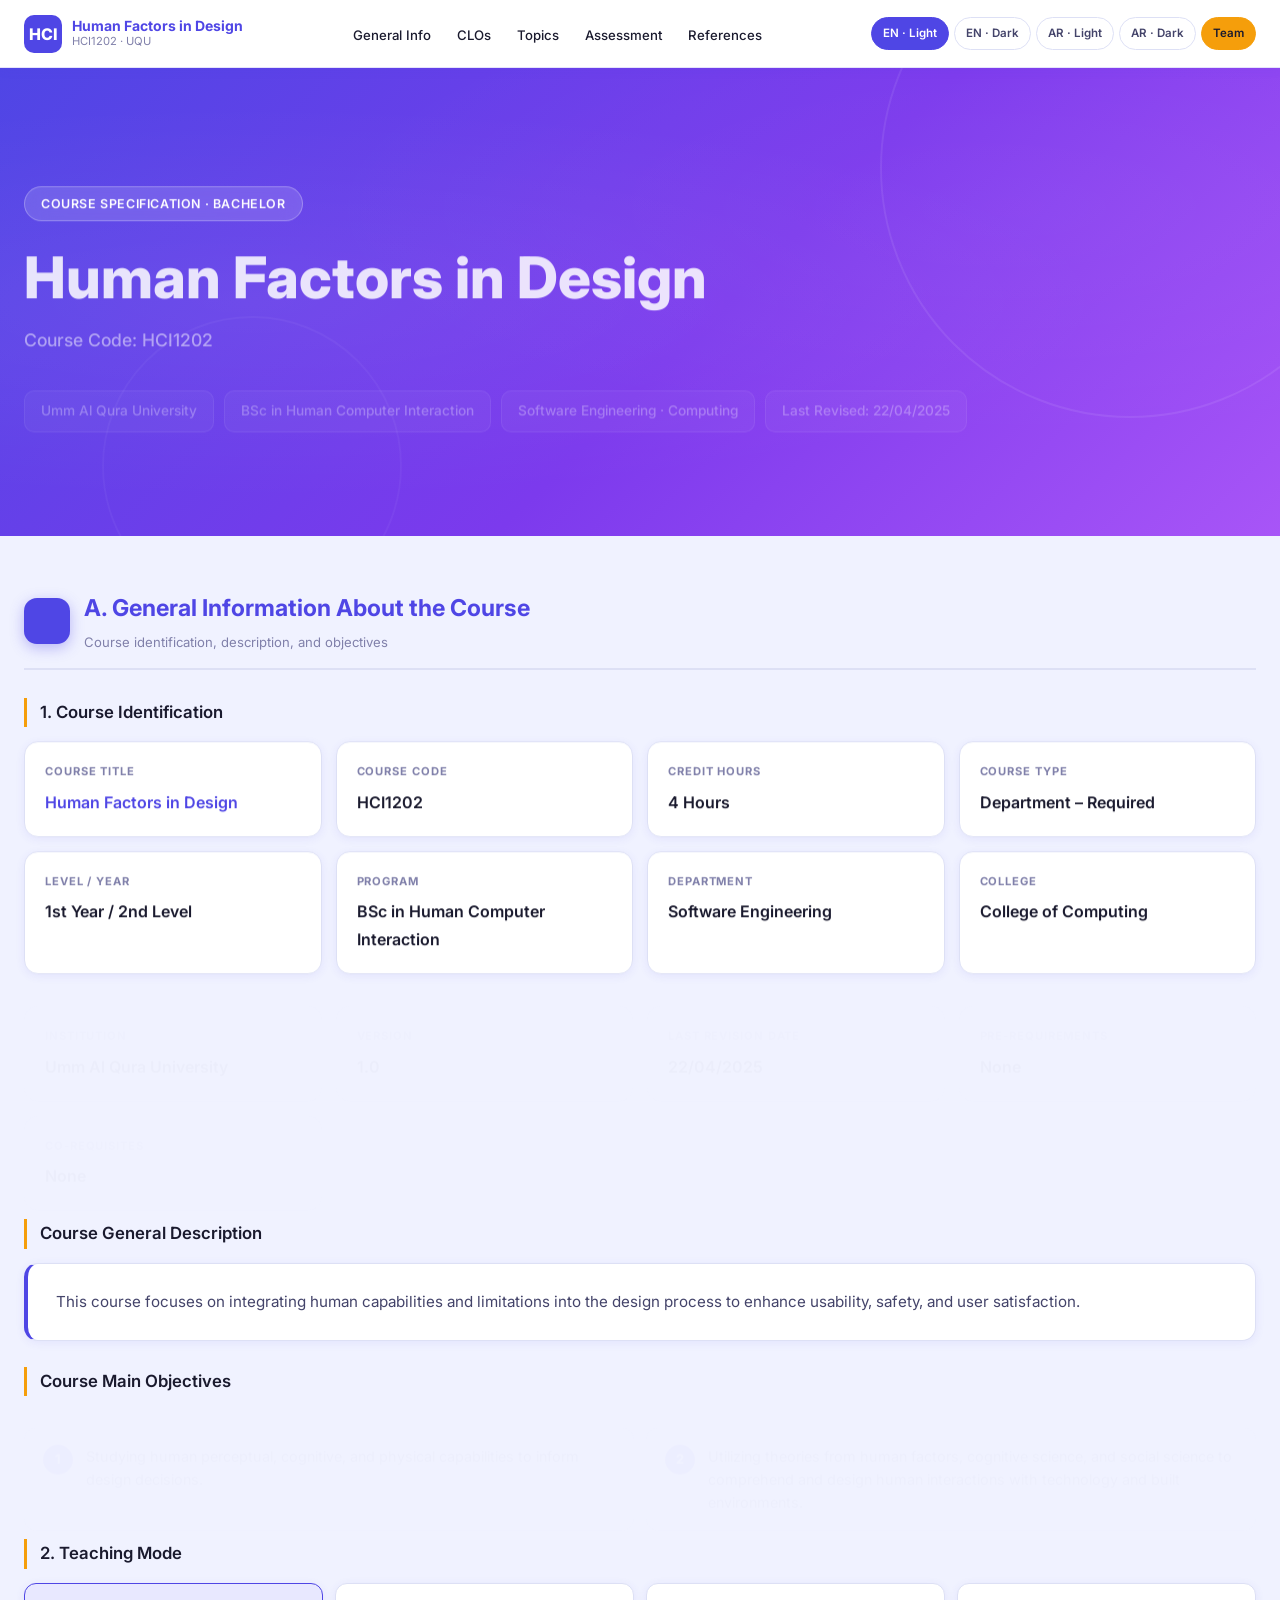
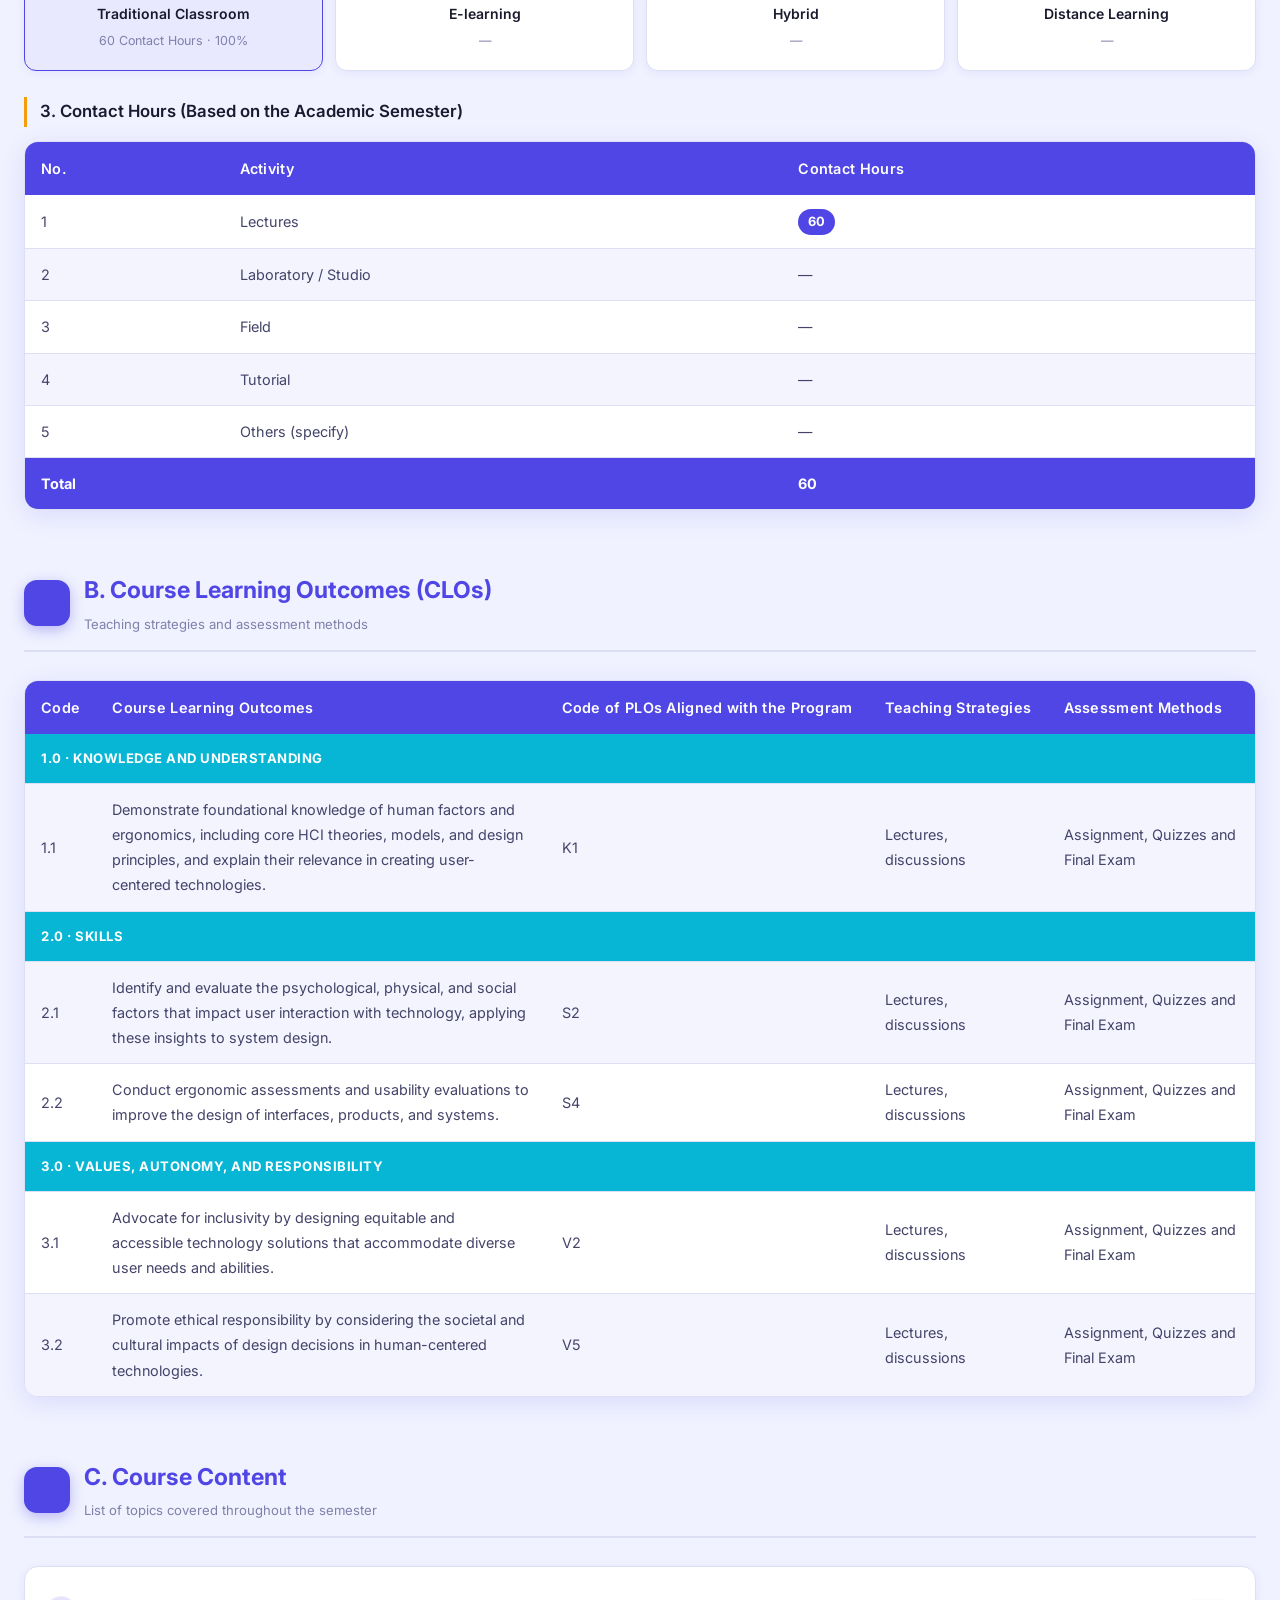
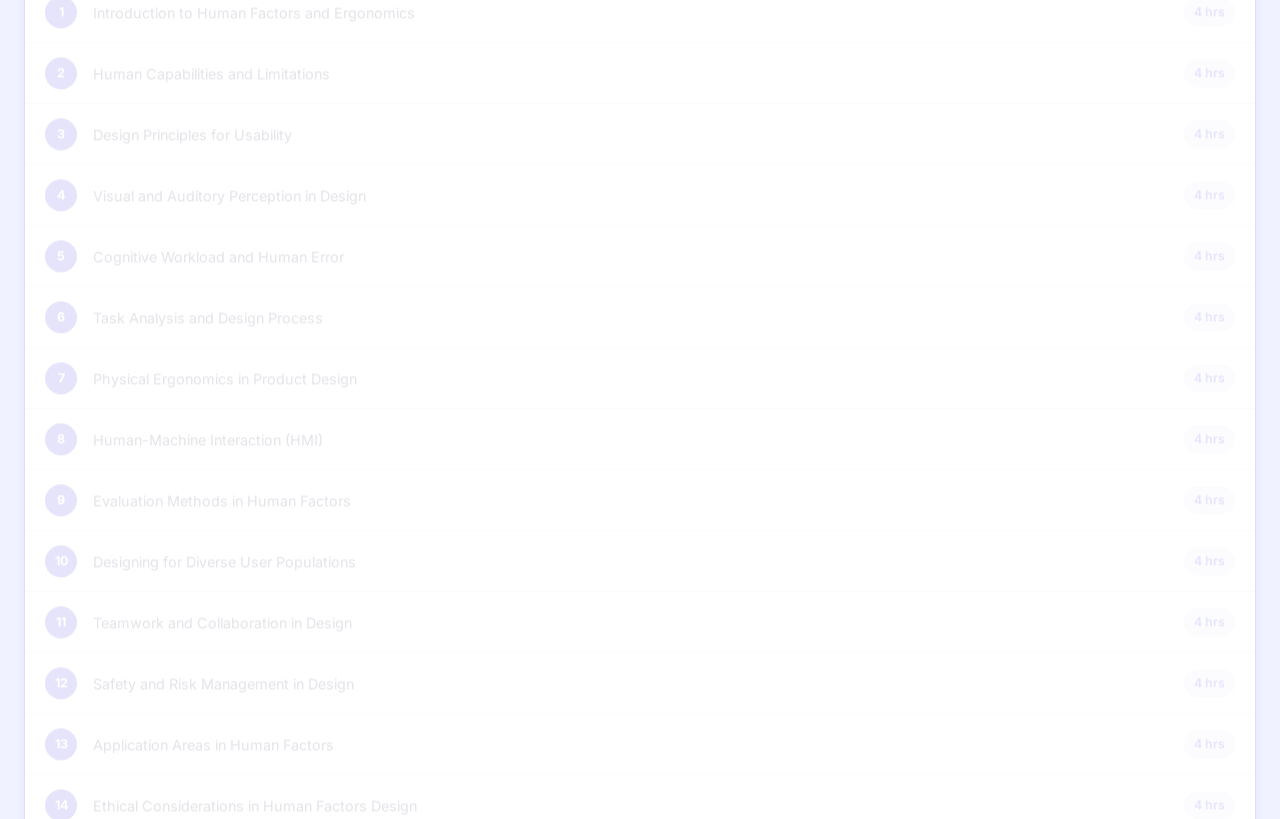
<file: index.html>
<!DOCTYPE html>
<html lang="en">
<head>
    <meta charset="UTF-8">
    <meta http-equiv="refresh" content="0; url=index-en-light.html">
    <title>Redirecting to HCI4303 Advanced Interaction...</title>
</head>
<body>
    <p>If you are not redirected automatically, <a href="index-en-light.html">click here to go to the course website</a>.</p>
</body>
</html>
</file>
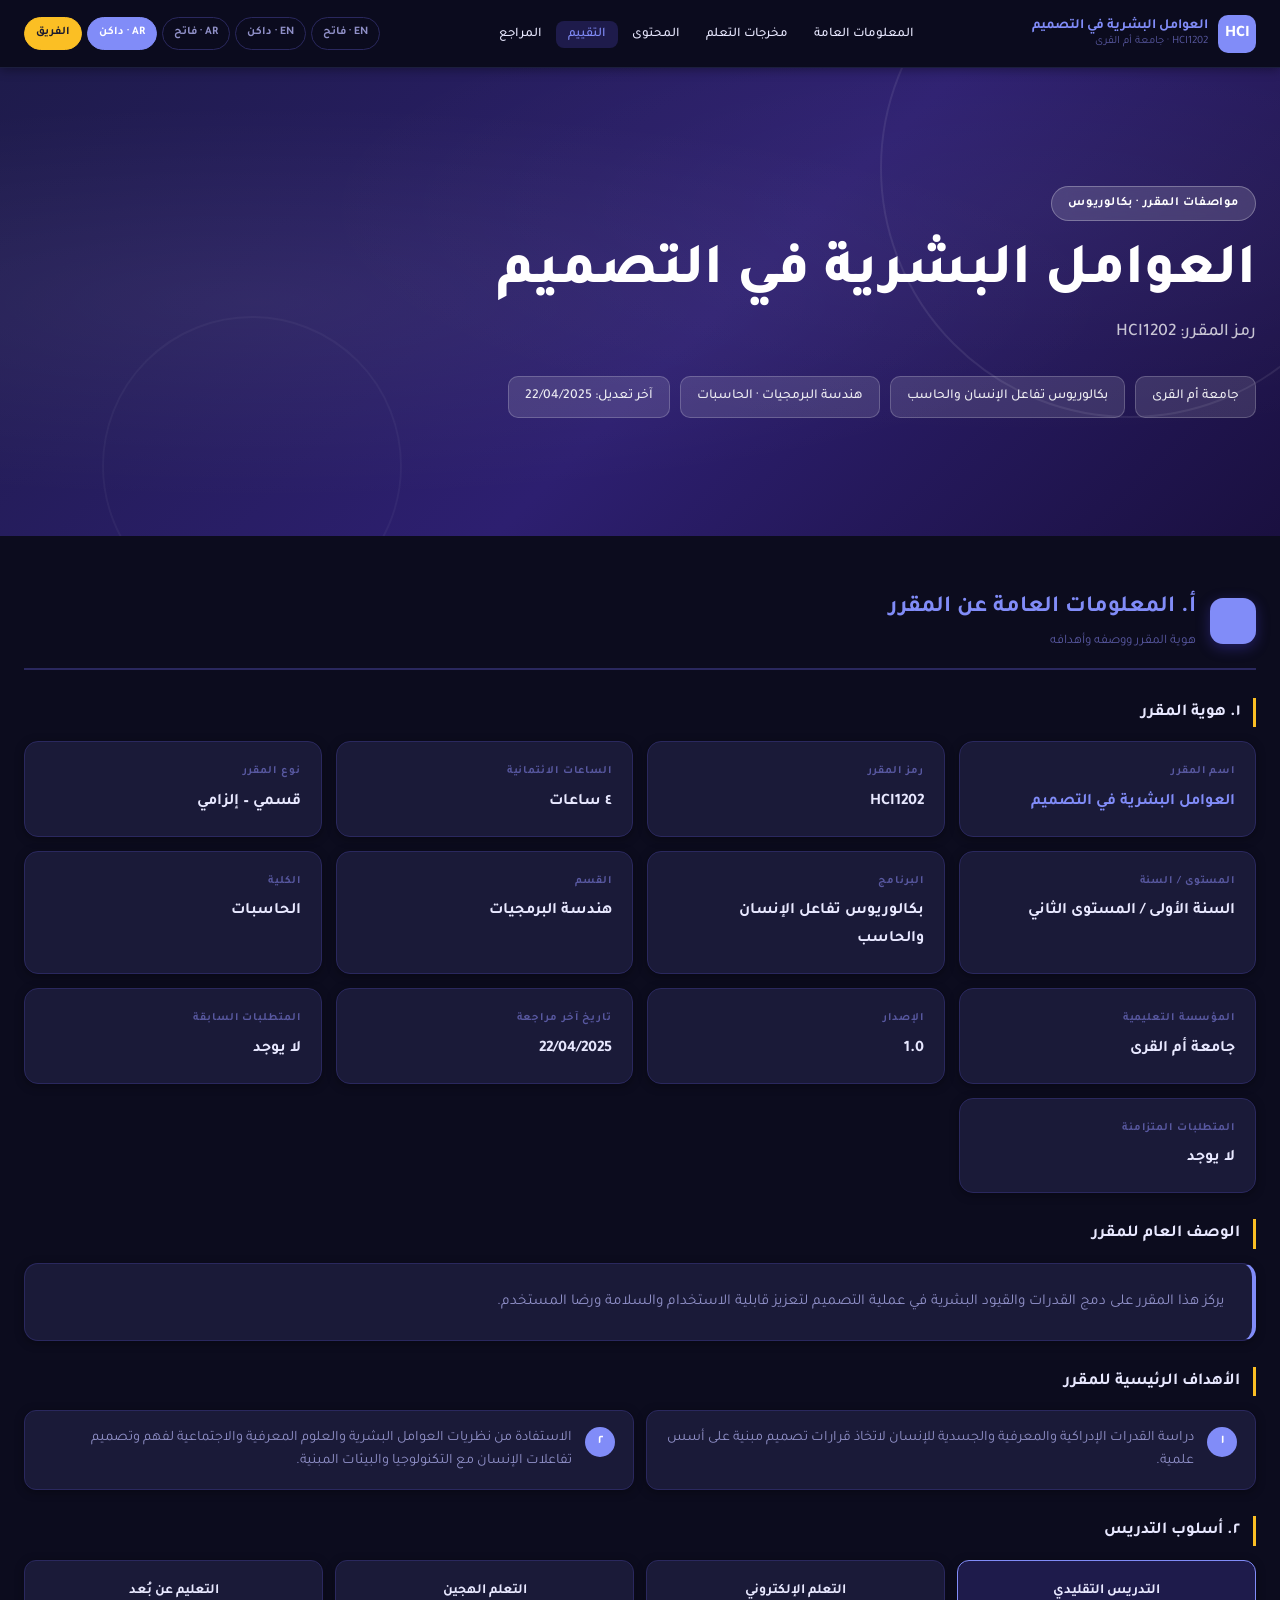
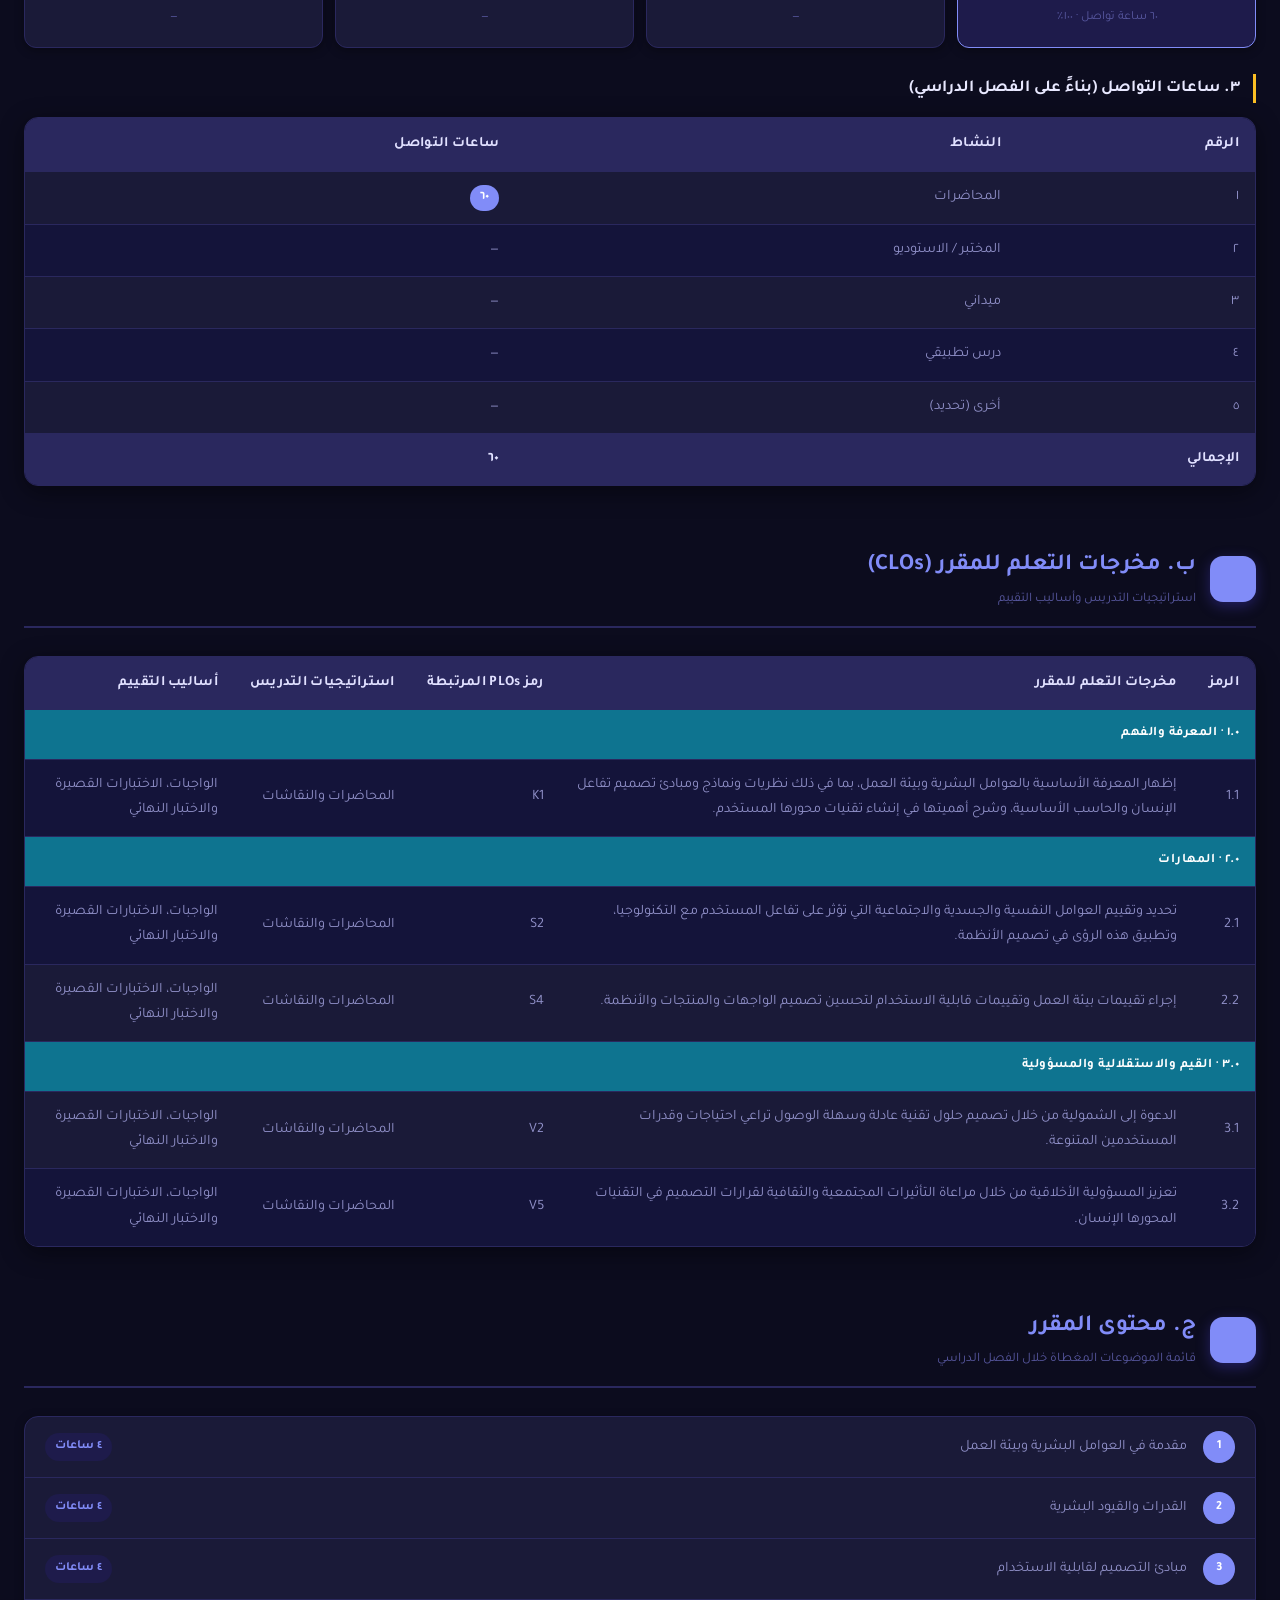
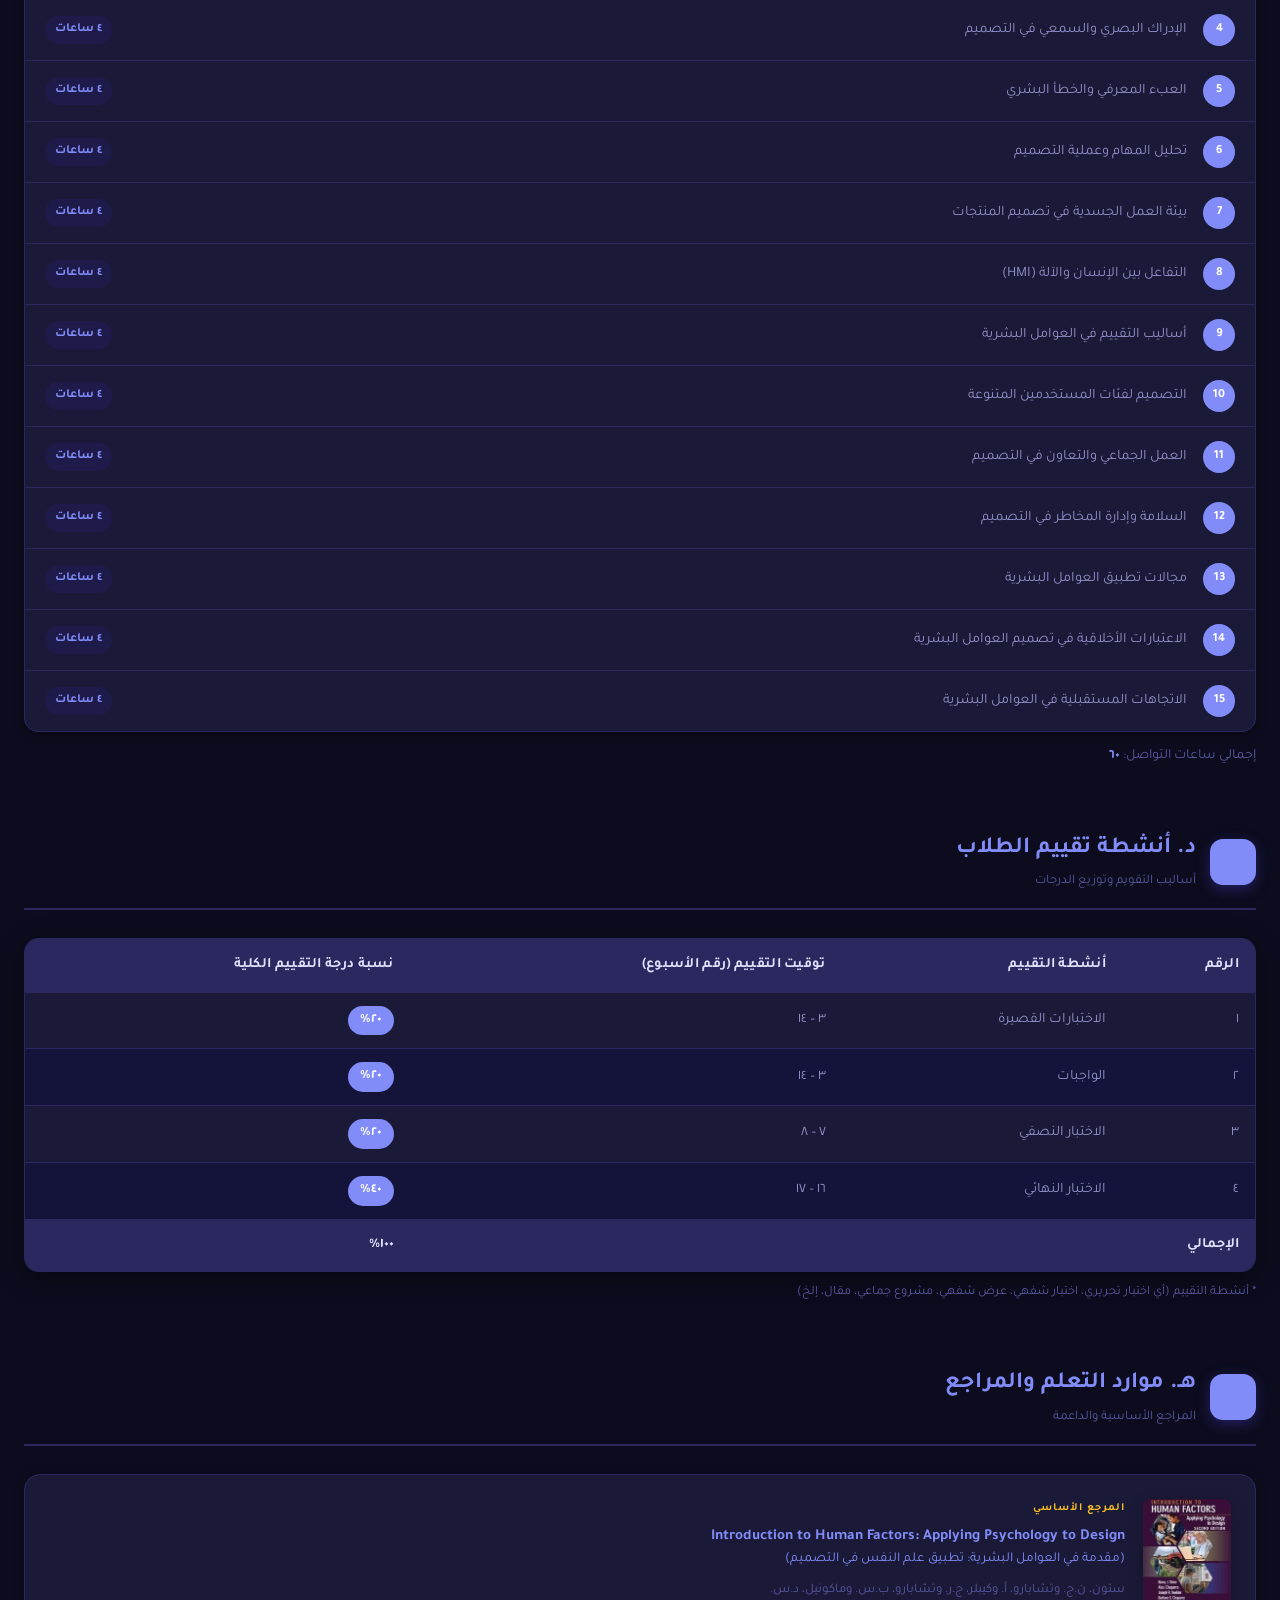
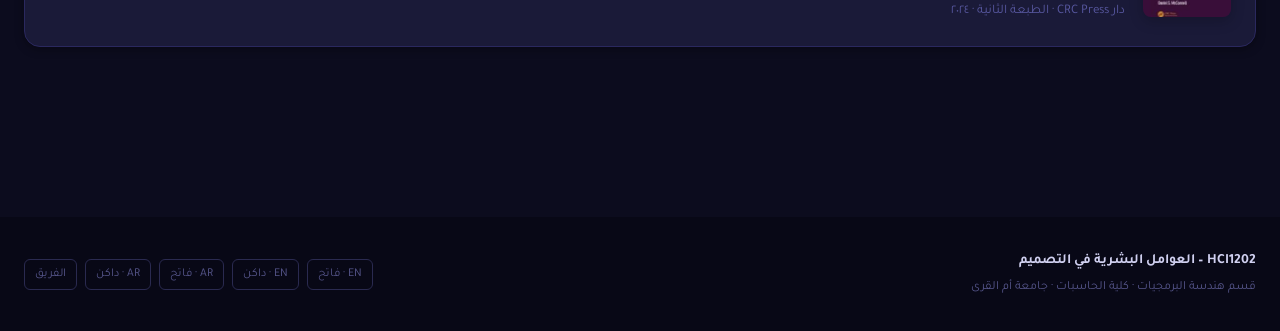
<file: index-ar-dark.html>
<!DOCTYPE html>
<html lang="ar" dir="rtl" data-theme="dark">

<head>
    <meta charset="UTF-8" />
    <meta name="viewport" content="width=device-width, initial-scale=1.0" />
    <meta name="description"
        content="HCI1202 العوامل البشرية في التصميم – مواصفات المقرر. قسم هندسة البرمجيات، كلية الحاسبات، جامعة أم القرى." />
    <title>HCI1202 – العوامل البشرية في التصميم | مواصفات المقرر (عربي - داكن)</title>
    <link rel="alternate" hreflang="en" href="index-en-dark.html" />
    <link rel="stylesheet" href="css/style.css" />
    <style>
        body {
            font-family: 'Tajawal', sans-serif;
        }
    </style>
</head>

<body>

    <nav class="navbar" role="navigation" aria-label="التنقل الرئيسي">
        <div class="navbar-container">

            <a href="#top" class="navbar-brand" id="brand-link">
                <div class="brand-icon">HCI</div>
                <div class="brand-text">
                    العوامل البشرية في التصميم
                    <span class="brand-sub">HCI1202 · جامعة أم القرى</span>
                </div>
            </a>

            <ul class="navbar-links" id="nav-links">
                <li><a href="#general-info">المعلومات العامة</a></li>
                <li><a href="#clos">مخرجات التعلم</a></li>
                <li><a href="#topics">المحتوى</a></li>
                <li><a href="#assessment">التقييم</a></li>
                <li><a href="#references">المراجع</a></li>
            </ul>

            <div class="navbar-pages">
                <a href="index-en-light.html" class="pill">EN · فاتح</a>
                <a href="index-en-dark.html" class="pill">EN · داكن</a>
                <a href="index-ar-light.html" class="pill">AR · فاتح</a>
                <a href="index-ar-dark.html" class="pill current" aria-current="page">AR · داكن</a>
                <a href="team.html" class="pill team"> الفريق</a>
            </div>

            <button class="hamburger" id="hamburger" aria-label="تبديل القائمة" aria-expanded="false"></button>
        </div>
    </nav>

    <div class="mobile-drawer" id="mobile-drawer" role="navigation" aria-label="تنقل الجوال">
        <ul>
            <li><a href="#general-info"> المعلومات العامة</a></li>
            <li><a href="#clos"> مخرجات التعلم</a></li>
            <li><a href="#topics"> محتوى المقرر</a></li>
            <li><a href="#assessment"> التقييم</a></li>
            <li><a href="#references"> المراجع</a></li>
        </ul>
        <div class="drawer-pages">
            <a href="index-en-light.html" class="pill">EN · فاتح</a>
            <a href="index-en-dark.html" class="pill">EN · داكن</a>
            <a href="index-ar-light.html" class="pill">AR · فاتح</a>
            <a href="index-ar-dark.html" class="pill current">AR · داكن</a>
            <a href="team.html" class="pill team"> الفريق</a>
        </div>
    </div>

    <header class="hero" id="top">
        <div class="hero-ring"></div>
        <div class="hero-ring"></div>
        <div class="hero-inner">
            <div class="hero-badge"> مواصفات المقرر · بكالوريوس</div>
            <h1 class="hero-title">العوامل البشرية في التصميم</h1>
            <p class="hero-code">رمز المقرر: HCI1202</p>
            <div class="hero-chips">
                <div class="hero-chip"> جامعة أم القرى</div>
                <div class="hero-chip"> بكالوريوس تفاعل الإنسان والحاسب</div>
                <div class="hero-chip"> هندسة البرمجيات · الحاسبات</div>
                <div class="hero-chip"> آخر تعديل: 22/04/2025</div>
            </div>
        </div>
    </header>

    <main class="main-content" id="main">

        <section class="section" id="general-info" aria-labelledby="general-info-title">
            <div class="section-head">
                <div class="section-icon"></div>
                <div>
                    <h2 class="section-title" id="general-info-title">أ. المعلومات العامة عن المقرر</h2>
                    <p class="section-subtitle">هوية المقرر ووصفه وأهدافه</p>
                </div>
            </div>

            <div class="sub-section">
                <h3 class="sub-title">١. هوية المقرر</h3>
                <div class="info-grid">
                    <div class="info-card">
                        <p class="info-label">اسم المقرر</p>
                        <p class="info-value accent">العوامل البشرية في التصميم</p>
                    </div>
                    <div class="info-card">
                        <p class="info-label">رمز المقرر</p>
                        <p class="info-value">HCI1202</p>
                    </div>
                    <div class="info-card">
                        <p class="info-label">الساعات الائتمانية</p>
                        <p class="info-value">٤ ساعات</p>
                    </div>
                    <div class="info-card">
                        <p class="info-label">نوع المقرر</p>
                        <p class="info-value">قسمي – إلزامي</p>
                    </div>
                    <div class="info-card">
                        <p class="info-label">المستوى / السنة</p>
                        <p class="info-value">السنة الأولى / المستوى الثاني</p>
                    </div>
                    <div class="info-card">
                        <p class="info-label">البرنامج</p>
                        <p class="info-value">بكالوريوس تفاعل الإنسان والحاسب</p>
                    </div>
                    <div class="info-card">
                        <p class="info-label">القسم</p>
                        <p class="info-value">هندسة البرمجيات</p>
                    </div>
                    <div class="info-card">
                        <p class="info-label">الكلية</p>
                        <p class="info-value">الحاسبات</p>
                    </div>
                    <div class="info-card">
                        <p class="info-label">المؤسسة التعليمية</p>
                        <p class="info-value">جامعة أم القرى</p>
                    </div>
                    <div class="info-card">
                        <p class="info-label">الإصدار</p>
                        <p class="info-value">1.0</p>
                    </div>
                    <div class="info-card">
                        <p class="info-label">تاريخ آخر مراجعة</p>
                        <p class="info-value">22/04/2025</p>
                    </div>
                    <div class="info-card">
                        <p class="info-label">المتطلبات السابقة</p>
                        <p class="info-value">لا يوجد</p>
                    </div>
                    <div class="info-card">
                        <p class="info-label">المتطلبات المتزامنة</p>
                        <p class="info-value">لا يوجد</p>
                    </div>
                </div>
            </div>

            <div class="sub-section">
                <h3 class="sub-title">الوصف العام للمقرر</h3>
                <div class="desc-card">
                    <p>يركز هذا المقرر على دمج القدرات والقيود البشرية في عملية التصميم لتعزيز قابلية الاستخدام
                        والسلامة ورضا المستخدم.</p>
                </div>
            </div>

            <div class="sub-section">
                <h3 class="sub-title">الأهداف الرئيسية للمقرر</h3>
                <div class="obj-grid">
                    <div class="obj-card">
                        <div class="obj-num">١</div>
                        <p>دراسة القدرات الإدراكية والمعرفية والجسدية للإنسان لاتخاذ قرارات تصميم مبنية على أسس
                            علمية.</p>
                    </div>
                    <div class="obj-card">
                        <div class="obj-num">٢</div>
                        <p>الاستفادة من نظريات العوامل البشرية والعلوم المعرفية والاجتماعية لفهم وتصميم تفاعلات
                            الإنسان مع التكنولوجيا والبيئات المبنية.</p>
                    </div>
                </div>
            </div>

            <div class="sub-section">
                <h3 class="sub-title">٢. أسلوب التدريس</h3>
                <div class="mode-cards">
                    <div class="mode-card active">
                        <p class="mode-name">التدريس التقليدي</p>
                        <p class="mode-detail">٦٠ ساعة تواصل · ١٠٠٪</p>
                    </div>
                    <div class="mode-card">
                        <p class="mode-name">التعلم الإلكتروني</p>
                        <p class="mode-detail">—</p>
                    </div>
                    <div class="mode-card">
                        <p class="mode-name">التعلم الهجين</p>
                        <p class="mode-detail">—</p>
                    </div>
                    <div class="mode-card">
                        <p class="mode-name">التعليم عن بُعد</p>
                        <p class="mode-detail">—</p>
                    </div>
                </div>
            </div>

            <div class="sub-section">
                <h3 class="sub-title">٣. ساعات التواصل (بناءً على الفصل الدراسي)</h3>
                <div class="table-wrap">
                    <table>
                        <thead>
                            <tr>
                                <th>الرقم</th>
                                <th>النشاط</th>
                                <th>ساعات التواصل</th>
                            </tr>
                        </thead>
                        <tbody>
                            <tr>
                                <td>١</td>
                                <td>المحاضرات</td>
                                <td><span class="badge-hours">٦٠</span></td>
                            </tr>
                            <tr>
                                <td>٢</td>
                                <td>المختبر / الاستوديو</td>
                                <td>—</td>
                            </tr>
                            <tr>
                                <td>٣</td>
                                <td>ميداني</td>
                                <td>—</td>
                            </tr>
                            <tr>
                                <td>٤</td>
                                <td>درس تطبيقي</td>
                                <td>—</td>
                            </tr>
                            <tr>
                                <td>٥</td>
                                <td>أخرى (تحديد)</td>
                                <td>—</td>
                            </tr>
                            <tr class="tr-total">
                                <td colspan="2"><strong>الإجمالي</strong></td>
                                <td><strong>٦٠</strong></td>
                            </tr>
                        </tbody>
                    </table>
                </div>
            </div>
        </section>

        <section class="section" id="clos" aria-labelledby="clos-title">
            <div class="section-head">
                <div class="section-icon"></div>
                <div>
                    <h2 class="section-title" id="clos-title">ب. مخرجات التعلم للمقرر (CLOs)</h2>
                    <p class="section-subtitle">استراتيجيات التدريس وأساليب التقييم</p>
                </div>
            </div>

            <div class="table-wrap">
                <table>
                    <thead>
                        <tr>
                            <th>الرمز</th>
                            <th>مخرجات التعلم للمقرر</th>
                            <th>رمز PLOs المرتبطة</th>
                            <th>استراتيجيات التدريس</th>
                            <th>أساليب التقييم</th>
                        </tr>
                    </thead>
                    <tbody>

                        <tr class="tr-category">
                            <td colspan="5">١.٠ · المعرفة والفهم</td>
                        </tr>
                        <tr>
                            <td>1.1</td>
                            <td>إظهار المعرفة الأساسية بالعوامل البشرية وبيئة العمل، بما في ذلك نظريات ونماذج ومبادئ
                                تصميم تفاعل الإنسان والحاسب الأساسية، وشرح أهميتها في إنشاء تقنيات محورها المستخدم.</td>
                            <td>K1</td>
                            <td>المحاضرات والنقاشات</td>
                            <td>الواجبات، الاختبارات القصيرة والاختبار النهائي</td>
                        </tr>

                        <tr class="tr-category">
                            <td colspan="5">٢.٠ · المهارات</td>
                        </tr>
                        <tr>
                            <td>2.1</td>
                            <td>تحديد وتقييم العوامل النفسية والجسدية والاجتماعية التي تؤثر على تفاعل المستخدم مع
                                التكنولوجيا، وتطبيق هذه الرؤى في تصميم الأنظمة.</td>
                            <td>S2</td>
                            <td>المحاضرات والنقاشات</td>
                            <td>الواجبات، الاختبارات القصيرة والاختبار النهائي</td>
                        </tr>
                        <tr>
                            <td>2.2</td>
                            <td>إجراء تقييمات بيئة العمل وتقييمات قابلية الاستخدام لتحسين تصميم الواجهات والمنتجات
                                والأنظمة.</td>
                            <td>S4</td>
                            <td>المحاضرات والنقاشات</td>
                            <td>الواجبات، الاختبارات القصيرة والاختبار النهائي</td>
                        </tr>

                        <tr class="tr-category">
                            <td colspan="5">٣.٠ · القيم والاستقلالية والمسؤولية</td>
                        </tr>
                        <tr>
                            <td>3.1</td>
                            <td>الدعوة إلى الشمولية من خلال تصميم حلول تقنية عادلة وسهلة الوصول تراعي احتياجات
                                وقدرات المستخدمين المتنوعة.</td>
                            <td>V2</td>
                            <td>المحاضرات والنقاشات</td>
                            <td>الواجبات، الاختبارات القصيرة والاختبار النهائي</td>
                        </tr>
                        <tr>
                            <td>3.2</td>
                            <td>تعزيز المسؤولية الأخلاقية من خلال مراعاة التأثيرات المجتمعية والثقافية لقرارات التصميم
                                في التقنيات المحورها الإنسان.</td>
                            <td>V5</td>
                            <td>المحاضرات والنقاشات</td>
                            <td>الواجبات، الاختبارات القصيرة والاختبار النهائي</td>
                        </tr>
                    </tbody>
                </table>
            </div>
        </section>

        <section class="section" id="topics" aria-labelledby="topics-title">
            <div class="section-head">
                <div class="section-icon"></div>
                <div>
                    <h2 class="section-title" id="topics-title">ج. محتوى المقرر</h2>
                    <p class="section-subtitle">قائمة الموضوعات المغطاة خلال الفصل الدراسي</p>
                </div>
            </div>

            <div class="topics-container">
                <ol class="topics-list">
                    <li class="topic-item">مقدمة في العوامل البشرية وبيئة العمل<span class="topic-hours-badge">٤
                            ساعات</span></li>
                    <li class="topic-item">القدرات والقيود البشرية<span class="topic-hours-badge">٤ ساعات</span></li>
                    <li class="topic-item">مبادئ التصميم لقابلية الاستخدام<span class="topic-hours-badge">٤ ساعات</span>
                    </li>
                    <li class="topic-item">الإدراك البصري والسمعي في التصميم<span class="topic-hours-badge">٤
                            ساعات</span></li>
                    <li class="topic-item">العبء المعرفي والخطأ البشري<span class="topic-hours-badge">٤ ساعات</span>
                    </li>
                    <li class="topic-item">تحليل المهام وعملية التصميم<span class="topic-hours-badge">٤ ساعات</span>
                    </li>
                    <li class="topic-item">بيئة العمل الجسدية في تصميم المنتجات<span class="topic-hours-badge">٤
                            ساعات</span></li>
                    <li class="topic-item">التفاعل بين الإنسان والآلة (HMI)<span class="topic-hours-badge">٤
                            ساعات</span></li>
                    <li class="topic-item">أساليب التقييم في العوامل البشرية<span class="topic-hours-badge">٤
                            ساعات</span></li>
                    <li class="topic-item">التصميم لفئات المستخدمين المتنوعة<span class="topic-hours-badge">٤
                            ساعات</span></li>
                    <li class="topic-item">العمل الجماعي والتعاون في التصميم<span class="topic-hours-badge">٤
                            ساعات</span></li>
                    <li class="topic-item">السلامة وإدارة المخاطر في التصميم<span class="topic-hours-badge">٤
                            ساعات</span></li>
                    <li class="topic-item">مجالات تطبيق العوامل البشرية<span class="topic-hours-badge">٤ ساعات</span>
                    </li>
                    <li class="topic-item">الاعتبارات الأخلاقية في تصميم العوامل البشرية<span
                            class="topic-hours-badge">٤ ساعات</span></li>
                    <li class="topic-item">الاتجاهات المستقبلية في العوامل البشرية<span class="topic-hours-badge">٤
                            ساعات</span></li>
                </ol>
            </div>
            <div style="text-align:start; margin-top:12px; font-size:.875rem; color:var(--text-muted);">
                إجمالي ساعات التواصل: <strong style="color:var(--accent);">٦٠</strong>
            </div>
        </section>

        <section class="section" id="assessment" aria-labelledby="assessment-title">
            <div class="section-head">
                <div class="section-icon"></div>
                <div>
                    <h2 class="section-title" id="assessment-title">د. أنشطة تقييم الطلاب</h2>
                    <p class="section-subtitle">أساليب التقويم وتوزيع الدرجات</p>
                </div>
            </div>

            <div class="table-wrap">
                <table>
                    <thead>
                        <tr>
                            <th>الرقم</th>
                            <th>أنشطة التقييم</th>
                            <th>توقيت التقييم (رقم الأسبوع)</th>
                            <th>نسبة درجة التقييم الكلية</th>
                        </tr>
                    </thead>
                    <tbody>
                        <tr>
                            <td>١</td>
                            <td>الاختبارات القصيرة</td>
                            <td>٣ – ١٤</td>
                            <td><span class="badge-percent">٢٠٪</span></td>
                        </tr>
                        <tr>
                            <td>٢</td>
                            <td>الواجبات</td>
                            <td>٣ – ١٤</td>
                            <td><span class="badge-percent">٢٠٪</span></td>
                        </tr>
                        <tr>
                            <td>٣</td>
                            <td>الاختبار النصفي</td>
                            <td>٧ – ٨</td>
                            <td><span class="badge-percent">٢٠٪</span></td>
                        </tr>
                        <tr>
                            <td>٤</td>
                            <td>الاختبار النهائي</td>
                            <td>١٦ – ١٧</td>
                            <td><span class="badge-percent">٤٠٪</span></td>
                        </tr>
                        <tr class="tr-total">
                            <td colspan="3"><strong>الإجمالي</strong></td>
                            <td><strong>١٠٠٪</strong></td>
                        </tr>
                    </tbody>
                </table>
            </div>
            <p style="margin-top:10px; font-size:.8rem; color:var(--text-muted);">
                * أنشطة التقييم (أي اختبار تحريري، اختبار شفهي، عرض شفهي، مشروع جماعي، مقال، إلخ)
            </p>
        </section>

        <section class="section" id="references" aria-labelledby="references-title">
            <div class="section-head">
                <div class="section-icon"></div>
                <div>
                    <h2 class="section-title" id="references-title">هـ. موارد التعلم والمراجع</h2>
                    <p class="section-subtitle">المراجع الأساسية والداعمة</p>
                </div>
            </div>

            <div class="refs-grid">
                <div class="ref-card">
                    <img src="images/book-cover.png" alt="غلاف كتاب مقدمة في العوامل البشرية" />
                    <div class="ref-info">
                        <p class="ref-type"> المرجع الأساسي</p>
                        <a class="ref-title" href="https://doi.org/10.1201/9781003515463" target="_blank"
                            rel="noopener noreferrer">
                            Introduction to Human Factors: Applying Psychology to Design
                            <br /><span style="font-weight:400; font-size:.85rem;">(مقدمة في العوامل البشرية: تطبيق علم
                                النفس في التصميم)</span>
                        </a>
                        <p class="ref-meta">
                            ستون، ن.ج. وتشابارو، أ. وكيبلر، ج.ر. وتشابارو، ب.س. وماكونيل، د.س.<br />
                            دار CRC Press · الطبعة الثانية · ٢٠٢٤
                        </p>
                    </div>
                </div>
            </div>
        </section>

    </main>

    <footer class="footer">
        <div class="footer-inner">
            <div>
                <p class="footer-brand">HCI1202 – العوامل البشرية في التصميم</p>
                <p class="footer-copy">قسم هندسة البرمجيات · كلية الحاسبات · جامعة أم القرى</p>
            </div>
            <div class="footer-links">
                <a href="index-en-light.html">EN · فاتح</a>
                <a href="index-en-dark.html">EN · داكن</a>
                <a href="index-ar-light.html">AR · فاتح</a>
                <a href="index-ar-dark.html">AR · داكن</a>
                <a href="team.html">الفريق</a>
            </div>
        </div>
    </footer>

    <script src="js/main.js"></script>
</body>

</html>
</file>
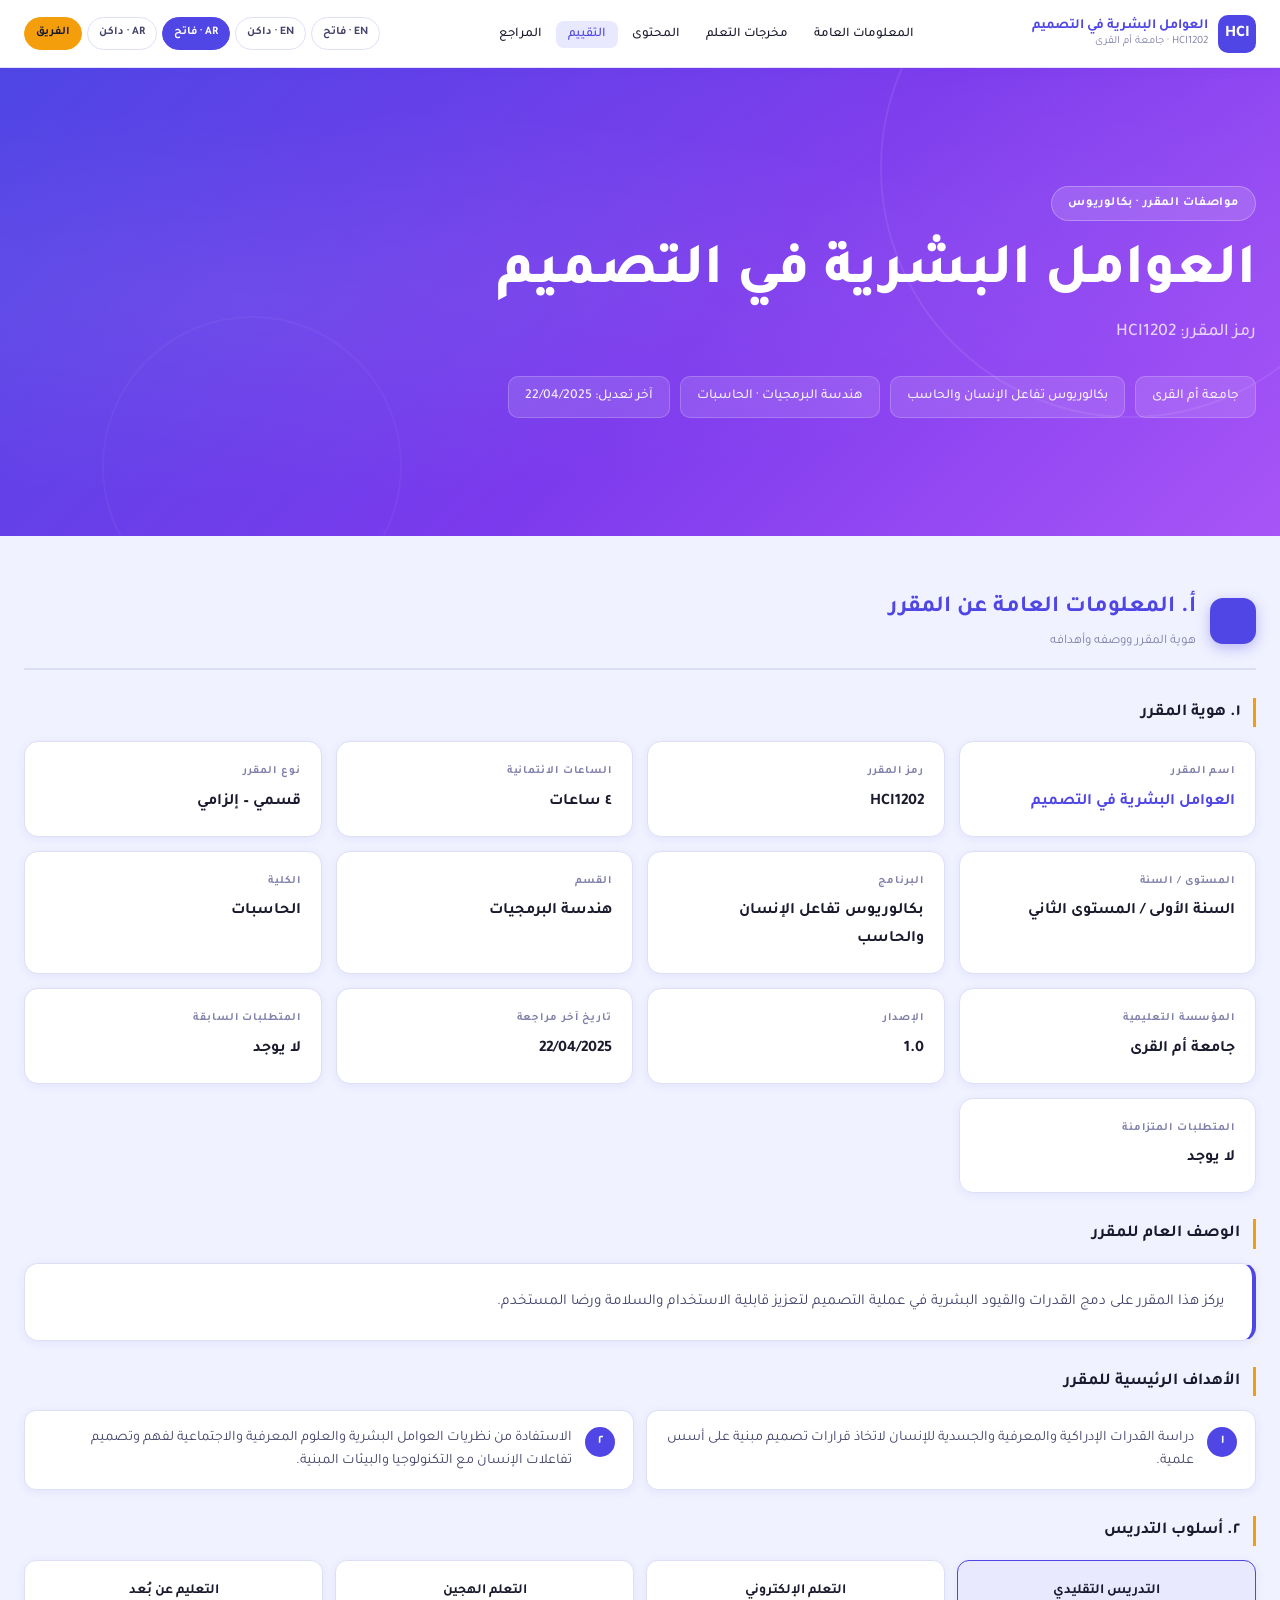
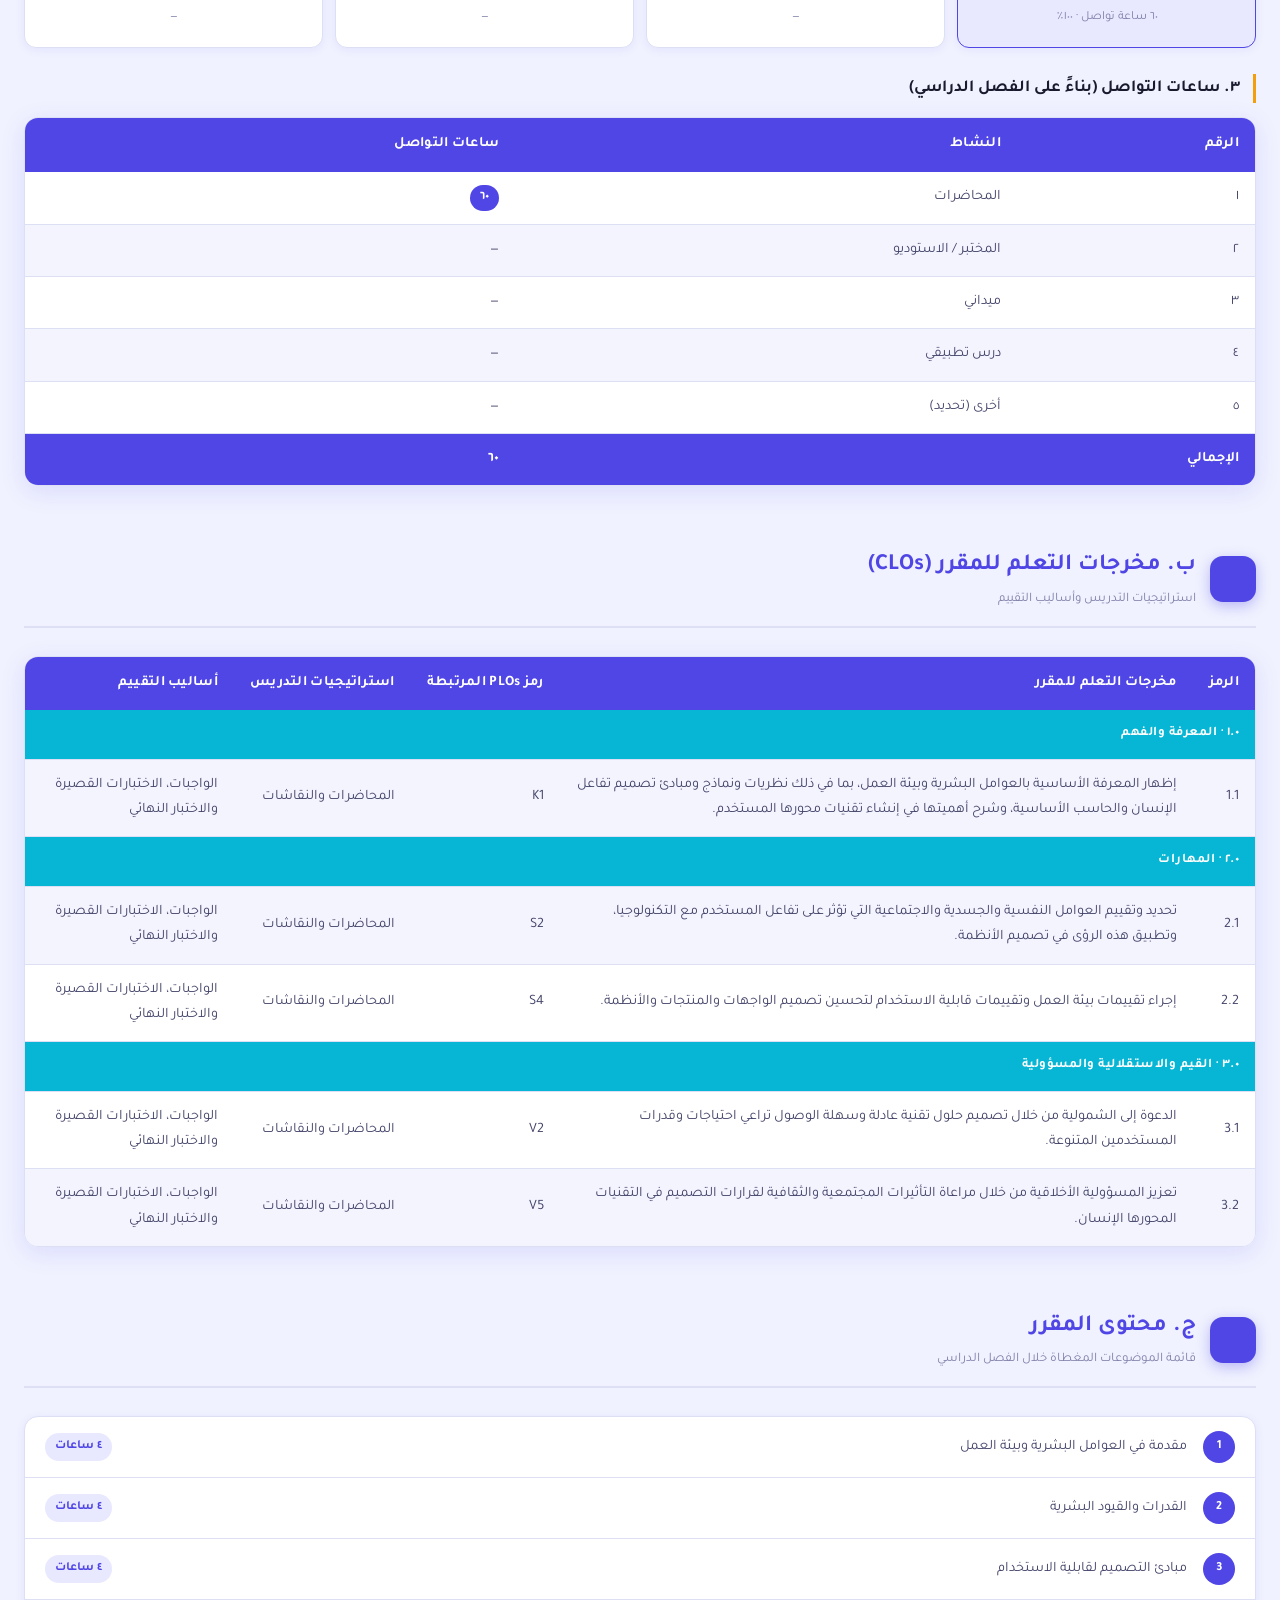
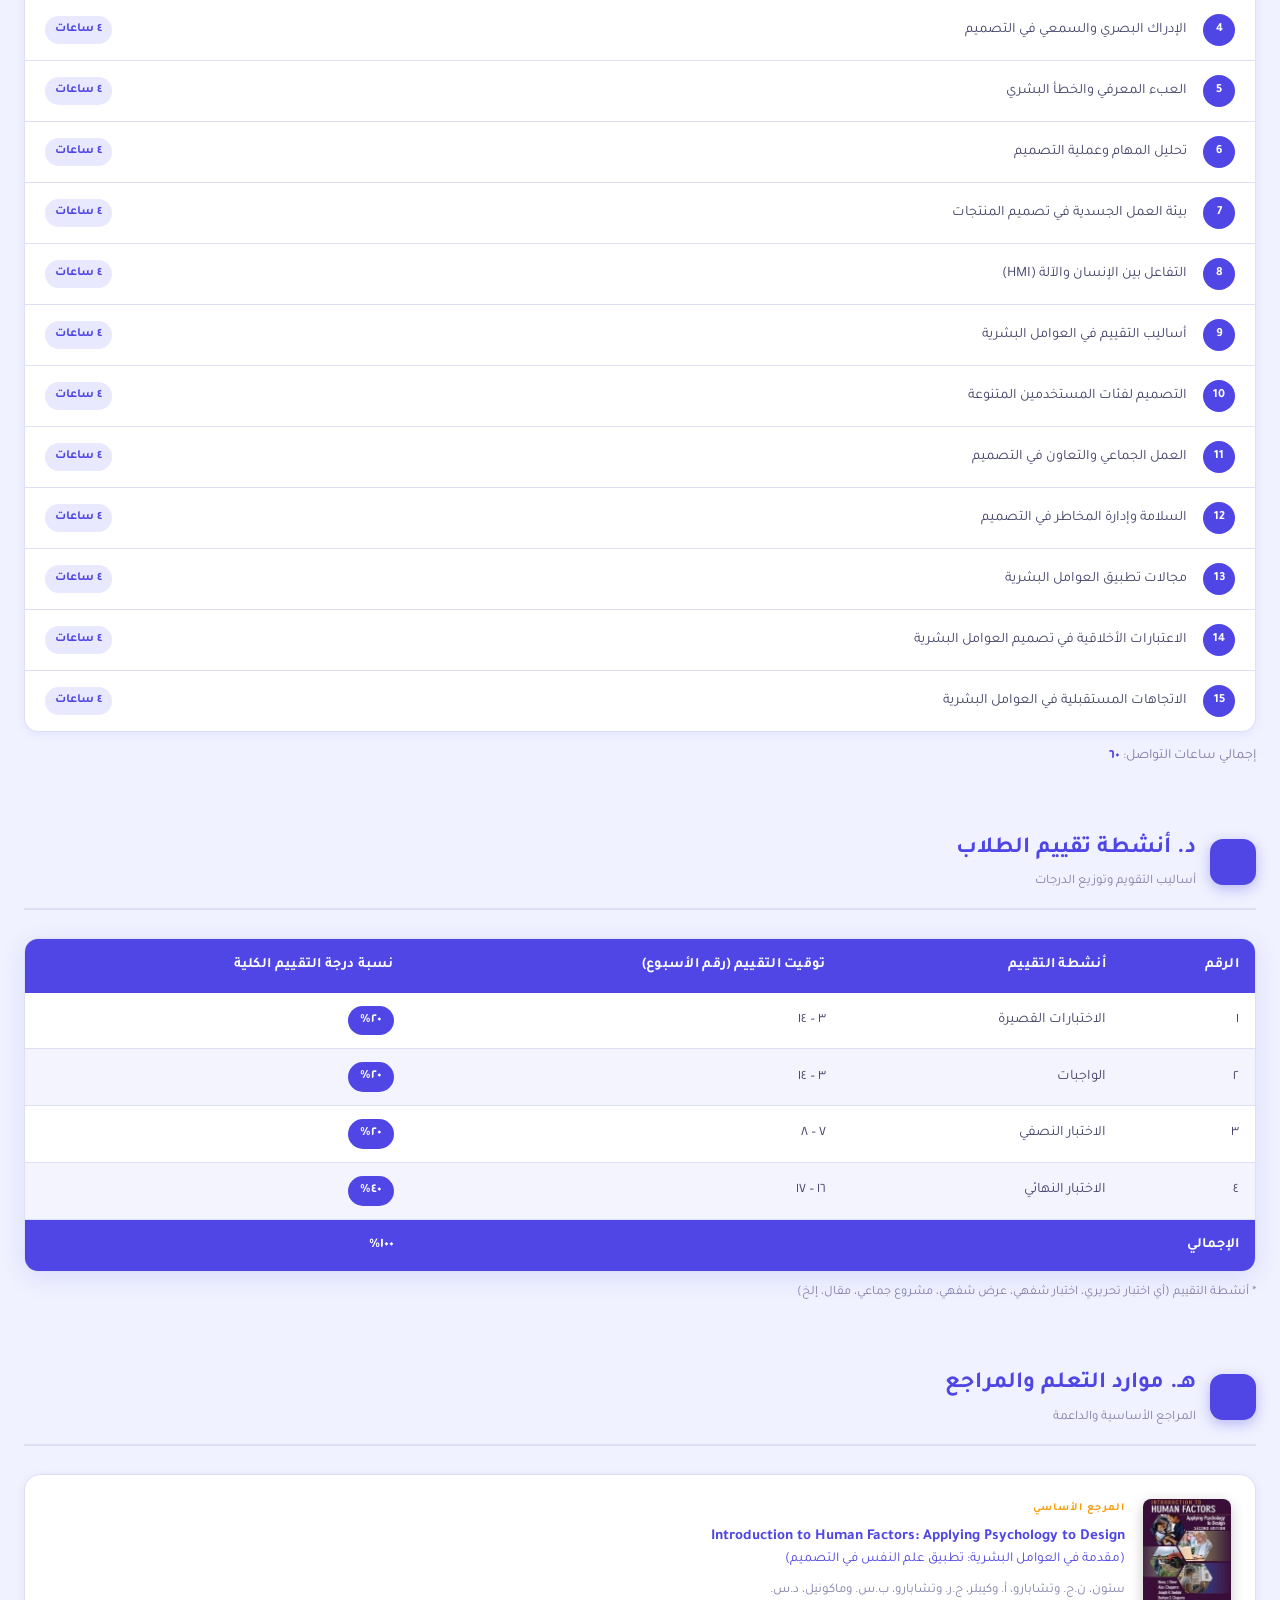
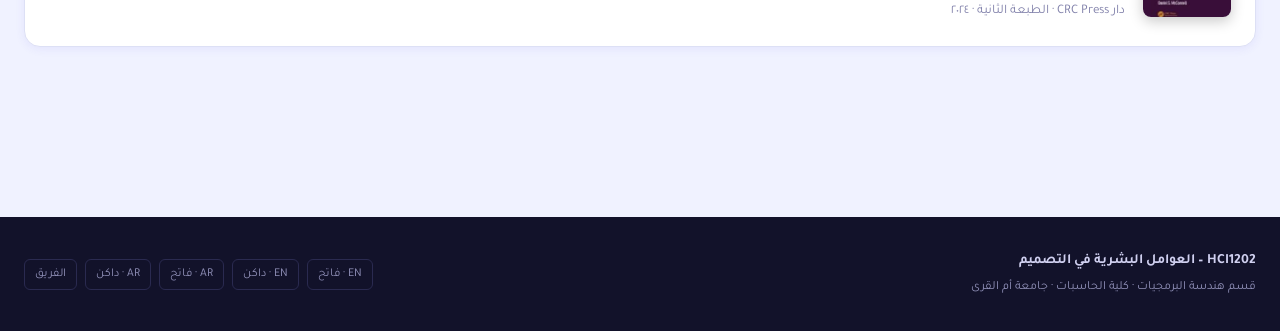
<file: index-ar-light.html>
<!DOCTYPE html>
<html lang="ar" dir="rtl" data-theme="light">

<head>
    <meta charset="UTF-8" />
    <meta name="viewport" content="width=device-width, initial-scale=1.0" />
    <meta name="description"
        content="HCI1202 العوامل البشرية في التصميم – مواصفات المقرر. قسم هندسة البرمجيات، كلية الحاسبات، جامعة أم القرى." />
    <title>HCI1202 – العوامل البشرية في التصميم | مواصفات المقرر (عربي - فاتح)</title>
    <link rel="alternate" hreflang="en" href="index-en-light.html" />
    <link rel="stylesheet" href="css/style.css" />
    <style>
        body {
            font-family: 'Tajawal', sans-serif;
        }
    </style>
</head>

<body>

    <nav class="navbar" role="navigation" aria-label="التنقل الرئيسي">
        <div class="navbar-container">

            <a href="#top" class="navbar-brand" id="brand-link">
                <div class="brand-icon">HCI</div>
                <div class="brand-text">
                    العوامل البشرية في التصميم
                    <span class="brand-sub">HCI1202 · جامعة أم القرى</span>
                </div>
            </a>

            <ul class="navbar-links" id="nav-links">
                <li><a href="#general-info">المعلومات العامة</a></li>
                <li><a href="#clos">مخرجات التعلم</a></li>
                <li><a href="#topics">المحتوى</a></li>
                <li><a href="#assessment">التقييم</a></li>
                <li><a href="#references">المراجع</a></li>
            </ul>

            <div class="navbar-pages">
                <a href="index-en-light.html" class="pill">EN · فاتح</a>
                <a href="index-en-dark.html" class="pill">EN · داكن</a>
                <a href="index-ar-light.html" class="pill current" aria-current="page">AR · فاتح</a>
                <a href="index-ar-dark.html" class="pill">AR · داكن</a>
                <a href="team.html" class="pill team"> الفريق</a>
            </div>

            <button class="hamburger" id="hamburger" aria-label="تبديل القائمة" aria-expanded="false"></button>
        </div>
    </nav>

    <div class="mobile-drawer" id="mobile-drawer" role="navigation" aria-label="تنقل الجوال">
        <ul>
            <li><a href="#general-info"> المعلومات العامة</a></li>
            <li><a href="#clos"> مخرجات التعلم</a></li>
            <li><a href="#topics"> محتوى المقرر</a></li>
            <li><a href="#assessment"> التقييم</a></li>
            <li><a href="#references"> المراجع</a></li>
        </ul>
        <div class="drawer-pages">
            <a href="index-en-light.html" class="pill">EN · فاتح</a>
            <a href="index-en-dark.html" class="pill">EN · داكن</a>
            <a href="index-ar-light.html" class="pill current">AR · فاتح</a>
            <a href="index-ar-dark.html" class="pill">AR · داكن</a>
            <a href="team.html" class="pill team"> الفريق</a>
        </div>
    </div>

    <header class="hero" id="top">
        <div class="hero-ring"></div>
        <div class="hero-ring"></div>
        <div class="hero-inner">
            <div class="hero-badge"> مواصفات المقرر · بكالوريوس</div>
            <h1 class="hero-title">العوامل البشرية في التصميم</h1>
            <p class="hero-code">رمز المقرر: HCI1202</p>
            <div class="hero-chips">
                <div class="hero-chip"> جامعة أم القرى</div>
                <div class="hero-chip"> بكالوريوس تفاعل الإنسان والحاسب</div>
                <div class="hero-chip"> هندسة البرمجيات · الحاسبات</div>
                <div class="hero-chip"> آخر تعديل: 22/04/2025</div>
            </div>
        </div>
    </header>

    <main class="main-content" id="main">

        <section class="section" id="general-info" aria-labelledby="general-info-title">
            <div class="section-head">
                <div class="section-icon"></div>
                <div>
                    <h2 class="section-title" id="general-info-title">أ. المعلومات العامة عن المقرر</h2>
                    <p class="section-subtitle">هوية المقرر ووصفه وأهدافه</p>
                </div>
            </div>

            <div class="sub-section">
                <h3 class="sub-title">١. هوية المقرر</h3>
                <div class="info-grid">
                    <div class="info-card">
                        <p class="info-label">اسم المقرر</p>
                        <p class="info-value accent">العوامل البشرية في التصميم</p>
                    </div>
                    <div class="info-card">
                        <p class="info-label">رمز المقرر</p>
                        <p class="info-value">HCI1202</p>
                    </div>
                    <div class="info-card">
                        <p class="info-label">الساعات الائتمانية</p>
                        <p class="info-value">٤ ساعات</p>
                    </div>
                    <div class="info-card">
                        <p class="info-label">نوع المقرر</p>
                        <p class="info-value">قسمي – إلزامي</p>
                    </div>
                    <div class="info-card">
                        <p class="info-label">المستوى / السنة</p>
                        <p class="info-value">السنة الأولى / المستوى الثاني</p>
                    </div>
                    <div class="info-card">
                        <p class="info-label">البرنامج</p>
                        <p class="info-value">بكالوريوس تفاعل الإنسان والحاسب</p>
                    </div>
                    <div class="info-card">
                        <p class="info-label">القسم</p>
                        <p class="info-value">هندسة البرمجيات</p>
                    </div>
                    <div class="info-card">
                        <p class="info-label">الكلية</p>
                        <p class="info-value">الحاسبات</p>
                    </div>
                    <div class="info-card">
                        <p class="info-label">المؤسسة التعليمية</p>
                        <p class="info-value">جامعة أم القرى</p>
                    </div>
                    <div class="info-card">
                        <p class="info-label">الإصدار</p>
                        <p class="info-value">1.0</p>
                    </div>
                    <div class="info-card">
                        <p class="info-label">تاريخ آخر مراجعة</p>
                        <p class="info-value">22/04/2025</p>
                    </div>
                    <div class="info-card">
                        <p class="info-label">المتطلبات السابقة</p>
                        <p class="info-value">لا يوجد</p>
                    </div>
                    <div class="info-card">
                        <p class="info-label">المتطلبات المتزامنة</p>
                        <p class="info-value">لا يوجد</p>
                    </div>
                </div>
            </div>

            <div class="sub-section">
                <h3 class="sub-title">الوصف العام للمقرر</h3>
                <div class="desc-card">
                    <p>يركز هذا المقرر على دمج القدرات والقيود البشرية في عملية التصميم لتعزيز قابلية الاستخدام
                        والسلامة ورضا المستخدم.</p>
                </div>
            </div>

            <div class="sub-section">
                <h3 class="sub-title">الأهداف الرئيسية للمقرر</h3>
                <div class="obj-grid">
                    <div class="obj-card">
                        <div class="obj-num">١</div>
                        <p>دراسة القدرات الإدراكية والمعرفية والجسدية للإنسان لاتخاذ قرارات تصميم مبنية على أسس
                            علمية.</p>
                    </div>
                    <div class="obj-card">
                        <div class="obj-num">٢</div>
                        <p>الاستفادة من نظريات العوامل البشرية والعلوم المعرفية والاجتماعية لفهم وتصميم تفاعلات
                            الإنسان مع التكنولوجيا والبيئات المبنية.</p>
                    </div>
                </div>
            </div>

            <div class="sub-section">
                <h3 class="sub-title">٢. أسلوب التدريس</h3>
                <div class="mode-cards">
                    <div class="mode-card active">
                        <p class="mode-name">التدريس التقليدي</p>
                        <p class="mode-detail">٦٠ ساعة تواصل · ١٠٠٪</p>
                    </div>
                    <div class="mode-card">
                        <p class="mode-name">التعلم الإلكتروني</p>
                        <p class="mode-detail">—</p>
                    </div>
                    <div class="mode-card">
                        <p class="mode-name">التعلم الهجين</p>
                        <p class="mode-detail">—</p>
                    </div>
                    <div class="mode-card">
                        <p class="mode-name">التعليم عن بُعد</p>
                        <p class="mode-detail">—</p>
                    </div>
                </div>
            </div>

            <div class="sub-section">
                <h3 class="sub-title">٣. ساعات التواصل (بناءً على الفصل الدراسي)</h3>
                <div class="table-wrap">
                    <table>
                        <thead>
                            <tr>
                                <th>الرقم</th>
                                <th>النشاط</th>
                                <th>ساعات التواصل</th>
                            </tr>
                        </thead>
                        <tbody>
                            <tr>
                                <td>١</td>
                                <td>المحاضرات</td>
                                <td><span class="badge-hours">٦٠</span></td>
                            </tr>
                            <tr>
                                <td>٢</td>
                                <td>المختبر / الاستوديو</td>
                                <td>—</td>
                            </tr>
                            <tr>
                                <td>٣</td>
                                <td>ميداني</td>
                                <td>—</td>
                            </tr>
                            <tr>
                                <td>٤</td>
                                <td>درس تطبيقي</td>
                                <td>—</td>
                            </tr>
                            <tr>
                                <td>٥</td>
                                <td>أخرى (تحديد)</td>
                                <td>—</td>
                            </tr>
                            <tr class="tr-total">
                                <td colspan="2"><strong>الإجمالي</strong></td>
                                <td><strong>٦٠</strong></td>
                            </tr>
                        </tbody>
                    </table>
                </div>
            </div>
        </section>

        <section class="section" id="clos" aria-labelledby="clos-title">
            <div class="section-head">
                <div class="section-icon"></div>
                <div>
                    <h2 class="section-title" id="clos-title">ب. مخرجات التعلم للمقرر (CLOs)</h2>
                    <p class="section-subtitle">استراتيجيات التدريس وأساليب التقييم</p>
                </div>
            </div>

            <div class="table-wrap">
                <table>
                    <thead>
                        <tr>
                            <th>الرمز</th>
                            <th>مخرجات التعلم للمقرر</th>
                            <th>رمز PLOs المرتبطة</th>
                            <th>استراتيجيات التدريس</th>
                            <th>أساليب التقييم</th>
                        </tr>
                    </thead>
                    <tbody>

                        <tr class="tr-category">
                            <td colspan="5">١.٠ · المعرفة والفهم</td>
                        </tr>
                        <tr>
                            <td>1.1</td>
                            <td>إظهار المعرفة الأساسية بالعوامل البشرية وبيئة العمل، بما في ذلك نظريات ونماذج ومبادئ
                                تصميم تفاعل الإنسان والحاسب الأساسية، وشرح أهميتها في إنشاء تقنيات محورها المستخدم.</td>
                            <td>K1</td>
                            <td>المحاضرات والنقاشات</td>
                            <td>الواجبات، الاختبارات القصيرة والاختبار النهائي</td>
                        </tr>

                        <tr class="tr-category">
                            <td colspan="5">٢.٠ · المهارات</td>
                        </tr>
                        <tr>
                            <td>2.1</td>
                            <td>تحديد وتقييم العوامل النفسية والجسدية والاجتماعية التي تؤثر على تفاعل المستخدم مع
                                التكنولوجيا، وتطبيق هذه الرؤى في تصميم الأنظمة.</td>
                            <td>S2</td>
                            <td>المحاضرات والنقاشات</td>
                            <td>الواجبات، الاختبارات القصيرة والاختبار النهائي</td>
                        </tr>
                        <tr>
                            <td>2.2</td>
                            <td>إجراء تقييمات بيئة العمل وتقييمات قابلية الاستخدام لتحسين تصميم الواجهات والمنتجات
                                والأنظمة.</td>
                            <td>S4</td>
                            <td>المحاضرات والنقاشات</td>
                            <td>الواجبات، الاختبارات القصيرة والاختبار النهائي</td>
                        </tr>

                        <tr class="tr-category">
                            <td colspan="5">٣.٠ · القيم والاستقلالية والمسؤولية</td>
                        </tr>
                        <tr>
                            <td>3.1</td>
                            <td>الدعوة إلى الشمولية من خلال تصميم حلول تقنية عادلة وسهلة الوصول تراعي احتياجات
                                وقدرات المستخدمين المتنوعة.</td>
                            <td>V2</td>
                            <td>المحاضرات والنقاشات</td>
                            <td>الواجبات، الاختبارات القصيرة والاختبار النهائي</td>
                        </tr>
                        <tr>
                            <td>3.2</td>
                            <td>تعزيز المسؤولية الأخلاقية من خلال مراعاة التأثيرات المجتمعية والثقافية لقرارات التصميم
                                في التقنيات المحورها الإنسان.</td>
                            <td>V5</td>
                            <td>المحاضرات والنقاشات</td>
                            <td>الواجبات، الاختبارات القصيرة والاختبار النهائي</td>
                        </tr>
                    </tbody>
                </table>
            </div>
        </section>

        <section class="section" id="topics" aria-labelledby="topics-title">
            <div class="section-head">
                <div class="section-icon"></div>
                <div>
                    <h2 class="section-title" id="topics-title">ج. محتوى المقرر</h2>
                    <p class="section-subtitle">قائمة الموضوعات المغطاة خلال الفصل الدراسي</p>
                </div>
            </div>

            <div class="topics-container">
                <ol class="topics-list">
                    <li class="topic-item">مقدمة في العوامل البشرية وبيئة العمل<span class="topic-hours-badge">٤
                            ساعات</span></li>
                    <li class="topic-item">القدرات والقيود البشرية<span class="topic-hours-badge">٤ ساعات</span></li>
                    <li class="topic-item">مبادئ التصميم لقابلية الاستخدام<span class="topic-hours-badge">٤ ساعات</span>
                    </li>
                    <li class="topic-item">الإدراك البصري والسمعي في التصميم<span class="topic-hours-badge">٤
                            ساعات</span></li>
                    <li class="topic-item">العبء المعرفي والخطأ البشري<span class="topic-hours-badge">٤ ساعات</span>
                    </li>
                    <li class="topic-item">تحليل المهام وعملية التصميم<span class="topic-hours-badge">٤ ساعات</span>
                    </li>
                    <li class="topic-item">بيئة العمل الجسدية في تصميم المنتجات<span class="topic-hours-badge">٤
                            ساعات</span></li>
                    <li class="topic-item">التفاعل بين الإنسان والآلة (HMI)<span class="topic-hours-badge">٤
                            ساعات</span></li>
                    <li class="topic-item">أساليب التقييم في العوامل البشرية<span class="topic-hours-badge">٤
                            ساعات</span></li>
                    <li class="topic-item">التصميم لفئات المستخدمين المتنوعة<span class="topic-hours-badge">٤
                            ساعات</span></li>
                    <li class="topic-item">العمل الجماعي والتعاون في التصميم<span class="topic-hours-badge">٤
                            ساعات</span></li>
                    <li class="topic-item">السلامة وإدارة المخاطر في التصميم<span class="topic-hours-badge">٤
                            ساعات</span></li>
                    <li class="topic-item">مجالات تطبيق العوامل البشرية<span class="topic-hours-badge">٤ ساعات</span>
                    </li>
                    <li class="topic-item">الاعتبارات الأخلاقية في تصميم العوامل البشرية<span
                            class="topic-hours-badge">٤ ساعات</span></li>
                    <li class="topic-item">الاتجاهات المستقبلية في العوامل البشرية<span class="topic-hours-badge">٤
                            ساعات</span></li>
                </ol>
            </div>
            <div style="text-align:start; margin-top:12px; font-size:.875rem; color:var(--text-muted);">
                إجمالي ساعات التواصل: <strong style="color:var(--accent);">٦٠</strong>
            </div>
        </section>

        <section class="section" id="assessment" aria-labelledby="assessment-title">
            <div class="section-head">
                <div class="section-icon"></div>
                <div>
                    <h2 class="section-title" id="assessment-title">د. أنشطة تقييم الطلاب</h2>
                    <p class="section-subtitle">أساليب التقويم وتوزيع الدرجات</p>
                </div>
            </div>

            <div class="table-wrap">
                <table>
                    <thead>
                        <tr>
                            <th>الرقم</th>
                            <th>أنشطة التقييم</th>
                            <th>توقيت التقييم (رقم الأسبوع)</th>
                            <th>نسبة درجة التقييم الكلية</th>
                        </tr>
                    </thead>
                    <tbody>
                        <tr>
                            <td>١</td>
                            <td>الاختبارات القصيرة</td>
                            <td>٣ – ١٤</td>
                            <td><span class="badge-percent">٢٠٪</span></td>
                        </tr>
                        <tr>
                            <td>٢</td>
                            <td>الواجبات</td>
                            <td>٣ – ١٤</td>
                            <td><span class="badge-percent">٢٠٪</span></td>
                        </tr>
                        <tr>
                            <td>٣</td>
                            <td>الاختبار النصفي</td>
                            <td>٧ – ٨</td>
                            <td><span class="badge-percent">٢٠٪</span></td>
                        </tr>
                        <tr>
                            <td>٤</td>
                            <td>الاختبار النهائي</td>
                            <td>١٦ – ١٧</td>
                            <td><span class="badge-percent">٤٠٪</span></td>
                        </tr>
                        <tr class="tr-total">
                            <td colspan="3"><strong>الإجمالي</strong></td>
                            <td><strong>١٠٠٪</strong></td>
                        </tr>
                    </tbody>
                </table>
            </div>
            <p style="margin-top:10px; font-size:.8rem; color:var(--text-muted);">
                * أنشطة التقييم (أي اختبار تحريري، اختبار شفهي، عرض شفهي، مشروع جماعي، مقال، إلخ)
            </p>
        </section>

        <section class="section" id="references" aria-labelledby="references-title">
            <div class="section-head">
                <div class="section-icon"></div>
                <div>
                    <h2 class="section-title" id="references-title">هـ. موارد التعلم والمراجع</h2>
                    <p class="section-subtitle">المراجع الأساسية والداعمة</p>
                </div>
            </div>

            <div class="refs-grid">
                <div class="ref-card">
                    <img src="images/book-cover.png" alt="غلاف كتاب مقدمة في العوامل البشرية" />
                    <div class="ref-info">
                        <p class="ref-type"> المرجع الأساسي</p>
                        <a class="ref-title" href="https://doi.org/10.1201/9781003515463" target="_blank"
                            rel="noopener noreferrer">
                            Introduction to Human Factors: Applying Psychology to Design
                            <br /><span style="font-weight:400; font-size:.85rem;">(مقدمة في العوامل البشرية: تطبيق علم
                                النفس في التصميم)</span>
                        </a>
                        <p class="ref-meta">
                            ستون، ن.ج. وتشابارو، أ. وكيبلر، ج.ر. وتشابارو، ب.س. وماكونيل، د.س.<br />
                            دار CRC Press · الطبعة الثانية · ٢٠٢٤
                        </p>
                    </div>
                </div>
            </div>
        </section>

    </main>

    <footer class="footer">
        <div class="footer-inner">
            <div>
                <p class="footer-brand">HCI1202 – العوامل البشرية في التصميم</p>
                <p class="footer-copy">قسم هندسة البرمجيات · كلية الحاسبات · جامعة أم القرى</p>
            </div>
            <div class="footer-links">
                <a href="index-en-light.html">EN · فاتح</a>
                <a href="index-en-dark.html">EN · داكن</a>
                <a href="index-ar-light.html">AR · فاتح</a>
                <a href="index-ar-dark.html">AR · داكن</a>
                <a href="team.html">الفريق</a>
            </div>
        </div>
    </footer>

    <script src="js/main.js"></script>
</body>

</html>
</file>
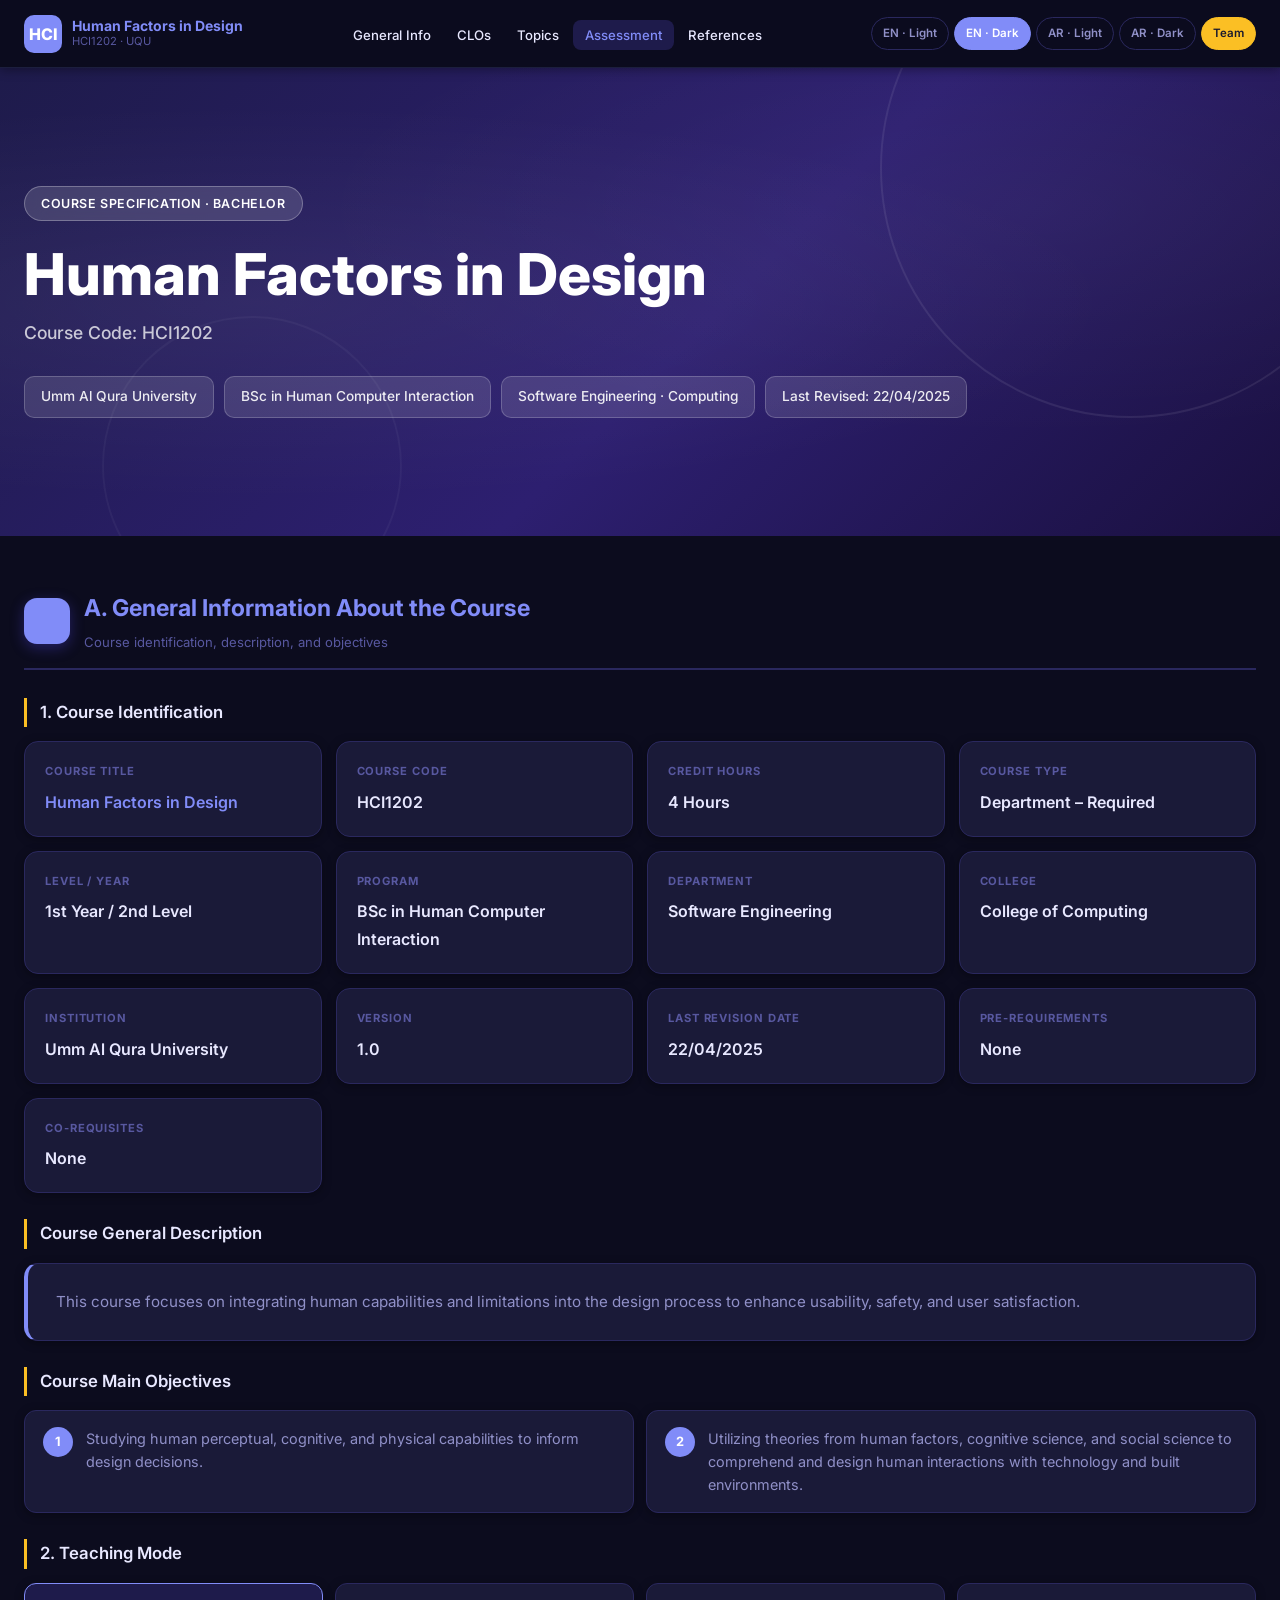
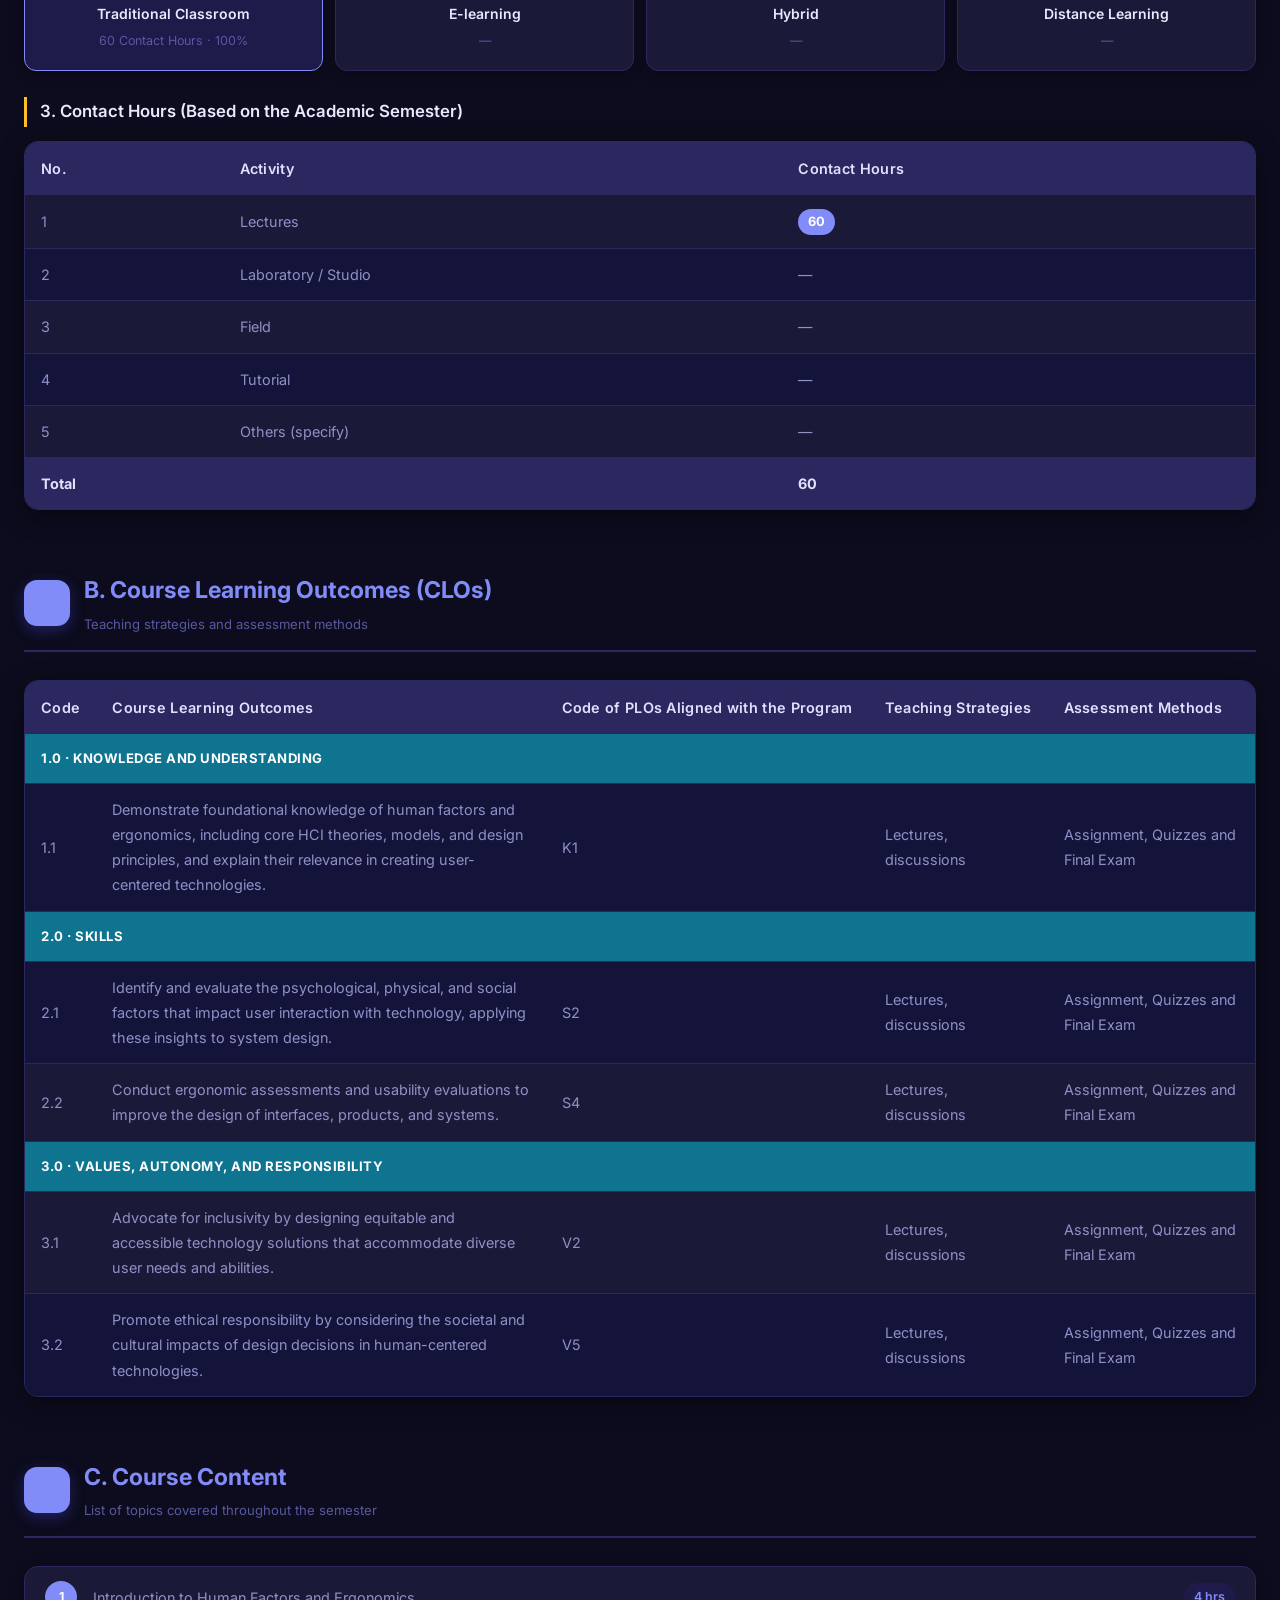
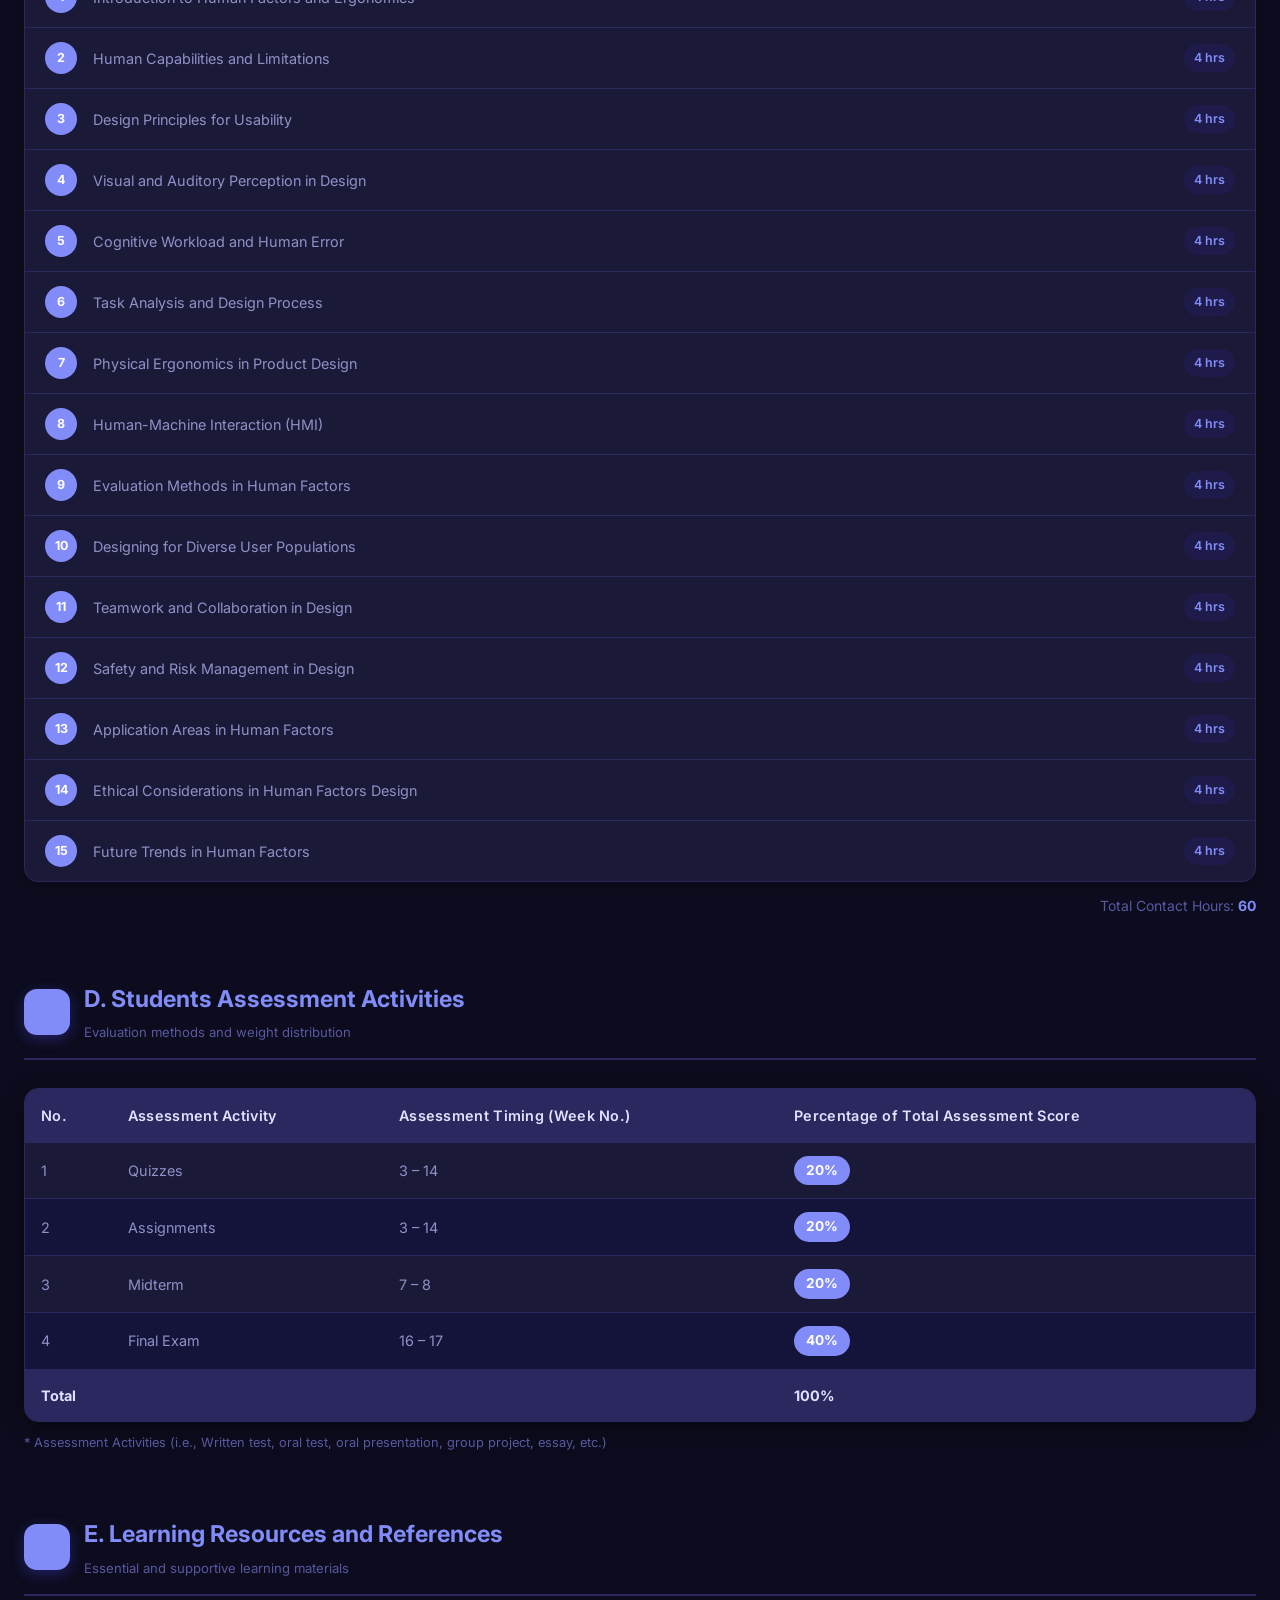
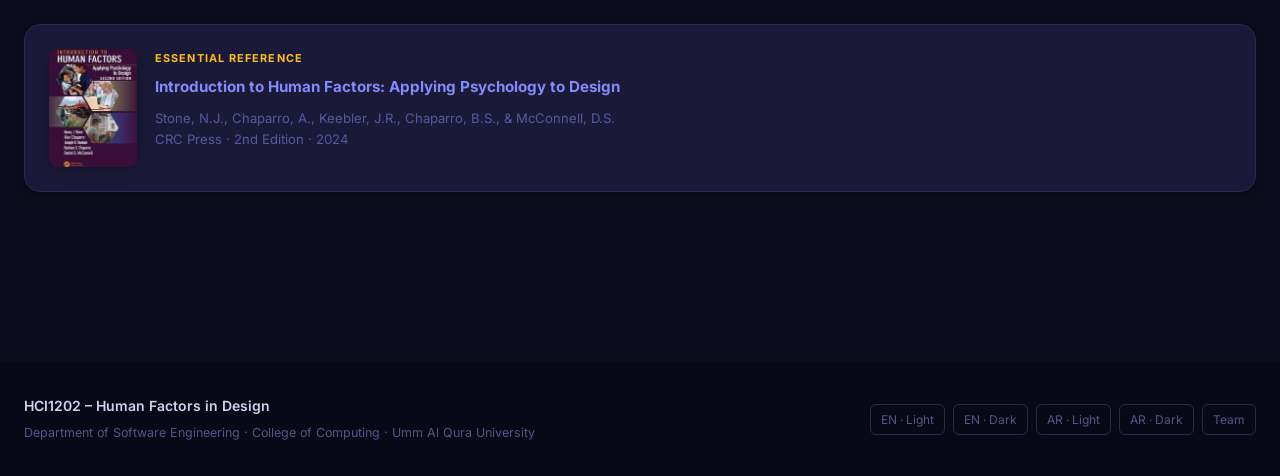
<file: index-en-dark.html>
<!DOCTYPE html>
<html lang="en" dir="ltr" data-theme="dark">

<head>
    <meta charset="UTF-8" />
    <meta name="viewport" content="width=device-width, initial-scale=1.0" />
    <meta name="description"
        content="HCI1202 Human Factors in Design – Course Specification. Department of Software Engineering, College of Computing, Umm Al Qura University." />
    <title>HCI1202 – Human Factors in Design | Course Specification (EN Dark)</title>
    <link rel="alternate" hreflang="ar" href="index-ar-dark.html" />
    <link rel="stylesheet" href="css/style.css" />
</head>

<body>

    <nav class="navbar" role="navigation" aria-label="Main navigation">
        <div class="navbar-container">

            <a href="#top" class="navbar-brand" id="brand-link">
                <div class="brand-icon">HCI</div>
                <div class="brand-text">
                    Human Factors in Design
                    <span class="brand-sub">HCI1202 · UQU</span>
                </div>
            </a>

            <ul class="navbar-links" id="nav-links">
                <li><a href="#general-info">General Info</a></li>
                <li><a href="#clos">CLOs</a></li>
                <li><a href="#topics">Topics</a></li>
                <li><a href="#assessment">Assessment</a></li>
                <li><a href="#references">References</a></li>
            </ul>

            <div class="navbar-pages">
                <a href="index-en-light.html" class="pill">EN · Light</a>
                <a href="index-en-dark.html" class="pill current" aria-current="page">EN · Dark</a>
                <a href="index-ar-light.html" class="pill">AR · Light</a>
                <a href="index-ar-dark.html" class="pill">AR · Dark</a>
                <a href="team.html" class="pill team"> Team</a>
            </div>

            <button class="hamburger" id="hamburger" aria-label="Toggle menu" aria-expanded="false"></button>
        </div>
    </nav>

    <div class="mobile-drawer" id="mobile-drawer" role="navigation" aria-label="Mobile navigation">
        <ul>
            <li><a href="#general-info"> General Info</a></li>
            <li><a href="#clos"> CLOs</a></li>
            <li><a href="#topics"> Topics</a></li>
            <li><a href="#assessment"> Assessment</a></li>
            <li><a href="#references"> References</a></li>
        </ul>
        <div class="drawer-pages">
            <a href="index-en-light.html" class="pill">EN · Light</a>
            <a href="index-en-dark.html" class="pill current">EN · Dark</a>
            <a href="index-ar-light.html" class="pill">AR · Light</a>
            <a href="index-ar-dark.html" class="pill">AR · Dark</a>
            <a href="team.html" class="pill team"> Team</a>
        </div>
    </div>

    <header class="hero" id="top">
        <div class="hero-ring"></div>
        <div class="hero-ring"></div>
        <div class="hero-inner">
            <div class="hero-badge"> Course Specification · Bachelor</div>
            <h1 class="hero-title">Human Factors in Design</h1>
            <p class="hero-code">Course Code: HCI1202</p>
            <div class="hero-chips">
                <div class="hero-chip"> Umm Al Qura University</div>
                <div class="hero-chip"> BSc in Human Computer Interaction</div>
                <div class="hero-chip"> Software Engineering · Computing</div>
                <div class="hero-chip"> Last Revised: 22/04/2025</div>
            </div>
        </div>
    </header>

    <main class="main-content" id="main">

        <section class="section" id="general-info" aria-labelledby="general-info-title">
            <div class="section-head">
                <div class="section-icon"></div>
                <div>
                    <h2 class="section-title" id="general-info-title">A. General Information About the Course</h2>
                    <p class="section-subtitle">Course identification, description, and objectives</p>
                </div>
            </div>

            <div class="sub-section">
                <h3 class="sub-title">1. Course Identification</h3>
                <div class="info-grid">
                    <div class="info-card">
                        <p class="info-label">Course Title</p>
                        <p class="info-value accent">Human Factors in Design</p>
                    </div>
                    <div class="info-card">
                        <p class="info-label">Course Code</p>
                        <p class="info-value">HCI1202</p>
                    </div>
                    <div class="info-card">
                        <p class="info-label">Credit Hours</p>
                        <p class="info-value">4 Hours</p>
                    </div>
                    <div class="info-card">
                        <p class="info-label">Course Type</p>
                        <p class="info-value">Department – Required</p>
                    </div>
                    <div class="info-card">
                        <p class="info-label">Level / Year</p>
                        <p class="info-value">1st Year / 2nd Level</p>
                    </div>
                    <div class="info-card">
                        <p class="info-label">Program</p>
                        <p class="info-value">BSc in Human Computer Interaction</p>
                    </div>
                    <div class="info-card">
                        <p class="info-label">Department</p>
                        <p class="info-value">Software Engineering</p>
                    </div>
                    <div class="info-card">
                        <p class="info-label">College</p>
                        <p class="info-value">College of Computing</p>
                    </div>
                    <div class="info-card">
                        <p class="info-label">Institution</p>
                        <p class="info-value">Umm Al Qura University</p>
                    </div>
                    <div class="info-card">
                        <p class="info-label">Version</p>
                        <p class="info-value">1.0</p>
                    </div>
                    <div class="info-card">
                        <p class="info-label">Last Revision Date</p>
                        <p class="info-value">22/04/2025</p>
                    </div>
                    <div class="info-card">
                        <p class="info-label">Pre-requirements</p>
                        <p class="info-value">None</p>
                    </div>
                    <div class="info-card">
                        <p class="info-label">Co-requisites</p>
                        <p class="info-value">None</p>
                    </div>
                </div>
            </div>

            <div class="sub-section">
                <h3 class="sub-title">Course General Description</h3>
                <div class="desc-card">
                    <p>This course focuses on integrating human capabilities and limitations into the design process
                        to enhance usability, safety, and user satisfaction.</p>
                </div>
            </div>

            <div class="sub-section">
                <h3 class="sub-title">Course Main Objectives</h3>
                <div class="obj-grid">
                    <div class="obj-card">
                        <div class="obj-num">1</div>
                        <p>Studying human perceptual, cognitive, and physical capabilities to inform design
                            decisions.</p>
                    </div>
                    <div class="obj-card">
                        <div class="obj-num">2</div>
                        <p>Utilizing theories from human factors, cognitive science, and social science to
                            comprehend and design human interactions with technology and built environments.</p>
                    </div>
                </div>
            </div>

            <div class="sub-section">
                <h3 class="sub-title">2. Teaching Mode</h3>
                <div class="mode-cards">
                    <div class="mode-card active">
                        <p class="mode-name">Traditional Classroom</p>
                        <p class="mode-detail">60 Contact Hours · 100%</p>
                    </div>
                    <div class="mode-card">
                        <p class="mode-name">E-learning</p>
                        <p class="mode-detail">—</p>
                    </div>
                    <div class="mode-card">
                        <p class="mode-name">Hybrid</p>
                        <p class="mode-detail">—</p>
                    </div>
                    <div class="mode-card">
                        <p class="mode-name">Distance Learning</p>
                        <p class="mode-detail">—</p>
                    </div>
                </div>
            </div>

            <div class="sub-section">
                <h3 class="sub-title">3. Contact Hours (Based on the Academic Semester)</h3>
                <div class="table-wrap">
                    <table>
                        <thead>
                            <tr>
                                <th>No.</th>
                                <th>Activity</th>
                                <th>Contact Hours</th>
                            </tr>
                        </thead>
                        <tbody>
                            <tr>
                                <td>1</td>
                                <td>Lectures</td>
                                <td><span class="badge-hours">60</span></td>
                            </tr>
                            <tr>
                                <td>2</td>
                                <td>Laboratory / Studio</td>
                                <td>—</td>
                            </tr>
                            <tr>
                                <td>3</td>
                                <td>Field</td>
                                <td>—</td>
                            </tr>
                            <tr>
                                <td>4</td>
                                <td>Tutorial</td>
                                <td>—</td>
                            </tr>
                            <tr>
                                <td>5</td>
                                <td>Others (specify)</td>
                                <td>—</td>
                            </tr>
                            <tr class="tr-total">
                                <td colspan="2"><strong>Total</strong></td>
                                <td><strong>60</strong></td>
                            </tr>
                        </tbody>
                    </table>
                </div>
            </div>
        </section>

        <section class="section" id="clos" aria-labelledby="clos-title">
            <div class="section-head">
                <div class="section-icon"></div>
                <div>
                    <h2 class="section-title" id="clos-title">B. Course Learning Outcomes (CLOs)</h2>
                    <p class="section-subtitle">Teaching strategies and assessment methods</p>
                </div>
            </div>

            <div class="table-wrap">
                <table>
                    <thead>
                        <tr>
                            <th>Code</th>
                            <th>Course Learning Outcomes</th>
                            <th>Code of PLOs Aligned with the Program</th>
                            <th>Teaching Strategies</th>
                            <th>Assessment Methods</th>
                        </tr>
                    </thead>
                    <tbody>

                        <tr class="tr-category">
                            <td colspan="5">1.0 · Knowledge and Understanding</td>
                        </tr>
                        <tr>
                            <td>1.1</td>
                            <td>Demonstrate foundational knowledge of human factors and ergonomics, including core HCI
                                theories, models, and design principles, and explain their relevance in creating
                                user-centered technologies.</td>
                            <td>K1</td>
                            <td>Lectures, discussions</td>
                            <td>Assignment, Quizzes and Final Exam</td>
                        </tr>

                        <tr class="tr-category">
                            <td colspan="5">2.0 · Skills</td>
                        </tr>
                        <tr>
                            <td>2.1</td>
                            <td>Identify and evaluate the psychological, physical, and social factors that impact user
                                interaction with technology, applying these insights to system design.</td>
                            <td>S2</td>
                            <td>Lectures, discussions</td>
                            <td>Assignment, Quizzes and Final Exam</td>
                        </tr>
                        <tr>
                            <td>2.2</td>
                            <td>Conduct ergonomic assessments and usability evaluations to improve the design of
                                interfaces, products, and systems.</td>
                            <td>S4</td>
                            <td>Lectures, discussions</td>
                            <td>Assignment, Quizzes and Final Exam</td>
                        </tr>

                        <tr class="tr-category">
                            <td colspan="5">3.0 · Values, Autonomy, and Responsibility</td>
                        </tr>
                        <tr>
                            <td>3.1</td>
                            <td>Advocate for inclusivity by designing equitable and accessible technology solutions that
                                accommodate diverse user needs and abilities.</td>
                            <td>V2</td>
                            <td>Lectures, discussions</td>
                            <td>Assignment, Quizzes and Final Exam</td>
                        </tr>
                        <tr>
                            <td>3.2</td>
                            <td>Promote ethical responsibility by considering the societal and cultural impacts of
                                design
                                decisions in human-centered technologies.</td>
                            <td>V5</td>
                            <td>Lectures, discussions</td>
                            <td>Assignment, Quizzes and Final Exam</td>
                        </tr>
                    </tbody>
                </table>
            </div>
        </section>

        <section class="section" id="topics" aria-labelledby="topics-title">
            <div class="section-head">
                <div class="section-icon"></div>
                <div>
                    <h2 class="section-title" id="topics-title">C. Course Content</h2>
                    <p class="section-subtitle">List of topics covered throughout the semester</p>
                </div>
            </div>

            <div class="topics-container">
                <ol class="topics-list">
                    <li class="topic-item">Introduction to Human Factors and Ergonomics<span class="topic-hours-badge">4
                            hrs</span></li>
                    <li class="topic-item">Human Capabilities and Limitations<span class="topic-hours-badge">4
                            hrs</span></li>
                    <li class="topic-item">Design Principles for Usability<span class="topic-hours-badge">4 hrs</span>
                    </li>
                    <li class="topic-item">Visual and Auditory Perception in Design<span class="topic-hours-badge">4
                            hrs</span></li>
                    <li class="topic-item">Cognitive Workload and Human Error<span class="topic-hours-badge">4
                            hrs</span></li>
                    <li class="topic-item">Task Analysis and Design Process<span class="topic-hours-badge">4 hrs</span>
                    </li>
                    <li class="topic-item">Physical Ergonomics in Product Design<span class="topic-hours-badge">4
                            hrs</span></li>
                    <li class="topic-item">Human-Machine Interaction (HMI)<span class="topic-hours-badge">4 hrs</span>
                    </li>
                    <li class="topic-item">Evaluation Methods in Human Factors<span class="topic-hours-badge">4
                            hrs</span></li>
                    <li class="topic-item">Designing for Diverse User Populations<span class="topic-hours-badge">4
                            hrs</span></li>
                    <li class="topic-item">Teamwork and Collaboration in Design<span class="topic-hours-badge">4
                            hrs</span></li>
                    <li class="topic-item">Safety and Risk Management in Design<span class="topic-hours-badge">4
                            hrs</span></li>
                    <li class="topic-item">Application Areas in Human Factors<span class="topic-hours-badge">4
                            hrs</span></li>
                    <li class="topic-item">Ethical Considerations in Human Factors Design<span
                            class="topic-hours-badge">4 hrs</span></li>
                    <li class="topic-item">Future Trends in Human Factors<span class="topic-hours-badge">4 hrs</span>
                    </li>
                </ol>
            </div>

            <div style="text-align:end; margin-top:12px; font-size:.875rem; color:var(--text-muted);">
                Total Contact Hours: <strong style="color:var(--accent);">60</strong>
            </div>
        </section>

        <section class="section" id="assessment" aria-labelledby="assessment-title">
            <div class="section-head">
                <div class="section-icon"></div>
                <div>
                    <h2 class="section-title" id="assessment-title">D. Students Assessment Activities</h2>
                    <p class="section-subtitle">Evaluation methods and weight distribution</p>
                </div>
            </div>

            <div class="table-wrap">
                <table>
                    <thead>
                        <tr>
                            <th>No.</th>
                            <th>Assessment Activity</th>
                            <th>Assessment Timing (Week No.)</th>
                            <th>Percentage of Total Assessment Score</th>
                        </tr>
                    </thead>
                    <tbody>
                        <tr>
                            <td>1</td>
                            <td>Quizzes</td>
                            <td>3 – 14</td>
                            <td><span class="badge-percent">20%</span></td>
                        </tr>
                        <tr>
                            <td>2</td>
                            <td>Assignments</td>
                            <td>3 – 14</td>
                            <td><span class="badge-percent">20%</span></td>
                        </tr>
                        <tr>
                            <td>3</td>
                            <td>Midterm</td>
                            <td>7 – 8</td>
                            <td><span class="badge-percent">20%</span></td>
                        </tr>
                        <tr>
                            <td>4</td>
                            <td>Final Exam</td>
                            <td>16 – 17</td>
                            <td><span class="badge-percent">40%</span></td>
                        </tr>
                        <tr class="tr-total">
                            <td colspan="3"><strong>Total</strong></td>
                            <td><strong>100%</strong></td>
                        </tr>
                    </tbody>
                </table>
            </div>
            <p style="margin-top:10px; font-size:.8rem; color:var(--text-muted);">
                * Assessment Activities (i.e., Written test, oral test, oral presentation, group project, essay, etc.)
            </p>
        </section>

        <section class="section" id="references" aria-labelledby="references-title">
            <div class="section-head">
                <div class="section-icon"></div>
                <div>
                    <h2 class="section-title" id="references-title">E. Learning Resources and References</h2>
                    <p class="section-subtitle">Essential and supportive learning materials</p>
                </div>
            </div>

            <div class="refs-grid">
                <div class="ref-card">
                    <img src="images/book-cover.png" alt="Introduction to Human Factors book cover" />
                    <div class="ref-info">
                        <p class="ref-type"> Essential Reference</p>
                        <a class="ref-title" href="https://doi.org/10.1201/9781003515463" target="_blank"
                            rel="noopener noreferrer">
                            Introduction to Human Factors: Applying Psychology to Design
                        </a>
                        <p class="ref-meta">
                            Stone, N.J., Chaparro, A., Keebler, J.R., Chaparro, B.S., &amp; McConnell, D.S.<br />
                            CRC Press · 2nd Edition · 2024
                        </p>
                    </div>
                </div>
            </div>
        </section>

    </main>

    <footer class="footer">
        <div class="footer-inner">
            <div>
                <p class="footer-brand">HCI1202 – Human Factors in Design</p>
                <p class="footer-copy">Department of Software Engineering · College of Computing · Umm Al Qura
                    University</p>
            </div>
            <div class="footer-links">
                <a href="index-en-light.html">EN · Light</a>
                <a href="index-en-dark.html">EN · Dark</a>
                <a href="index-ar-light.html">AR · Light</a>
                <a href="index-ar-dark.html">AR · Dark</a>
                <a href="team.html">Team</a>
            </div>
        </div>
    </footer>

    <script src="js/main.js"></script>
</body>

</html>
</file>
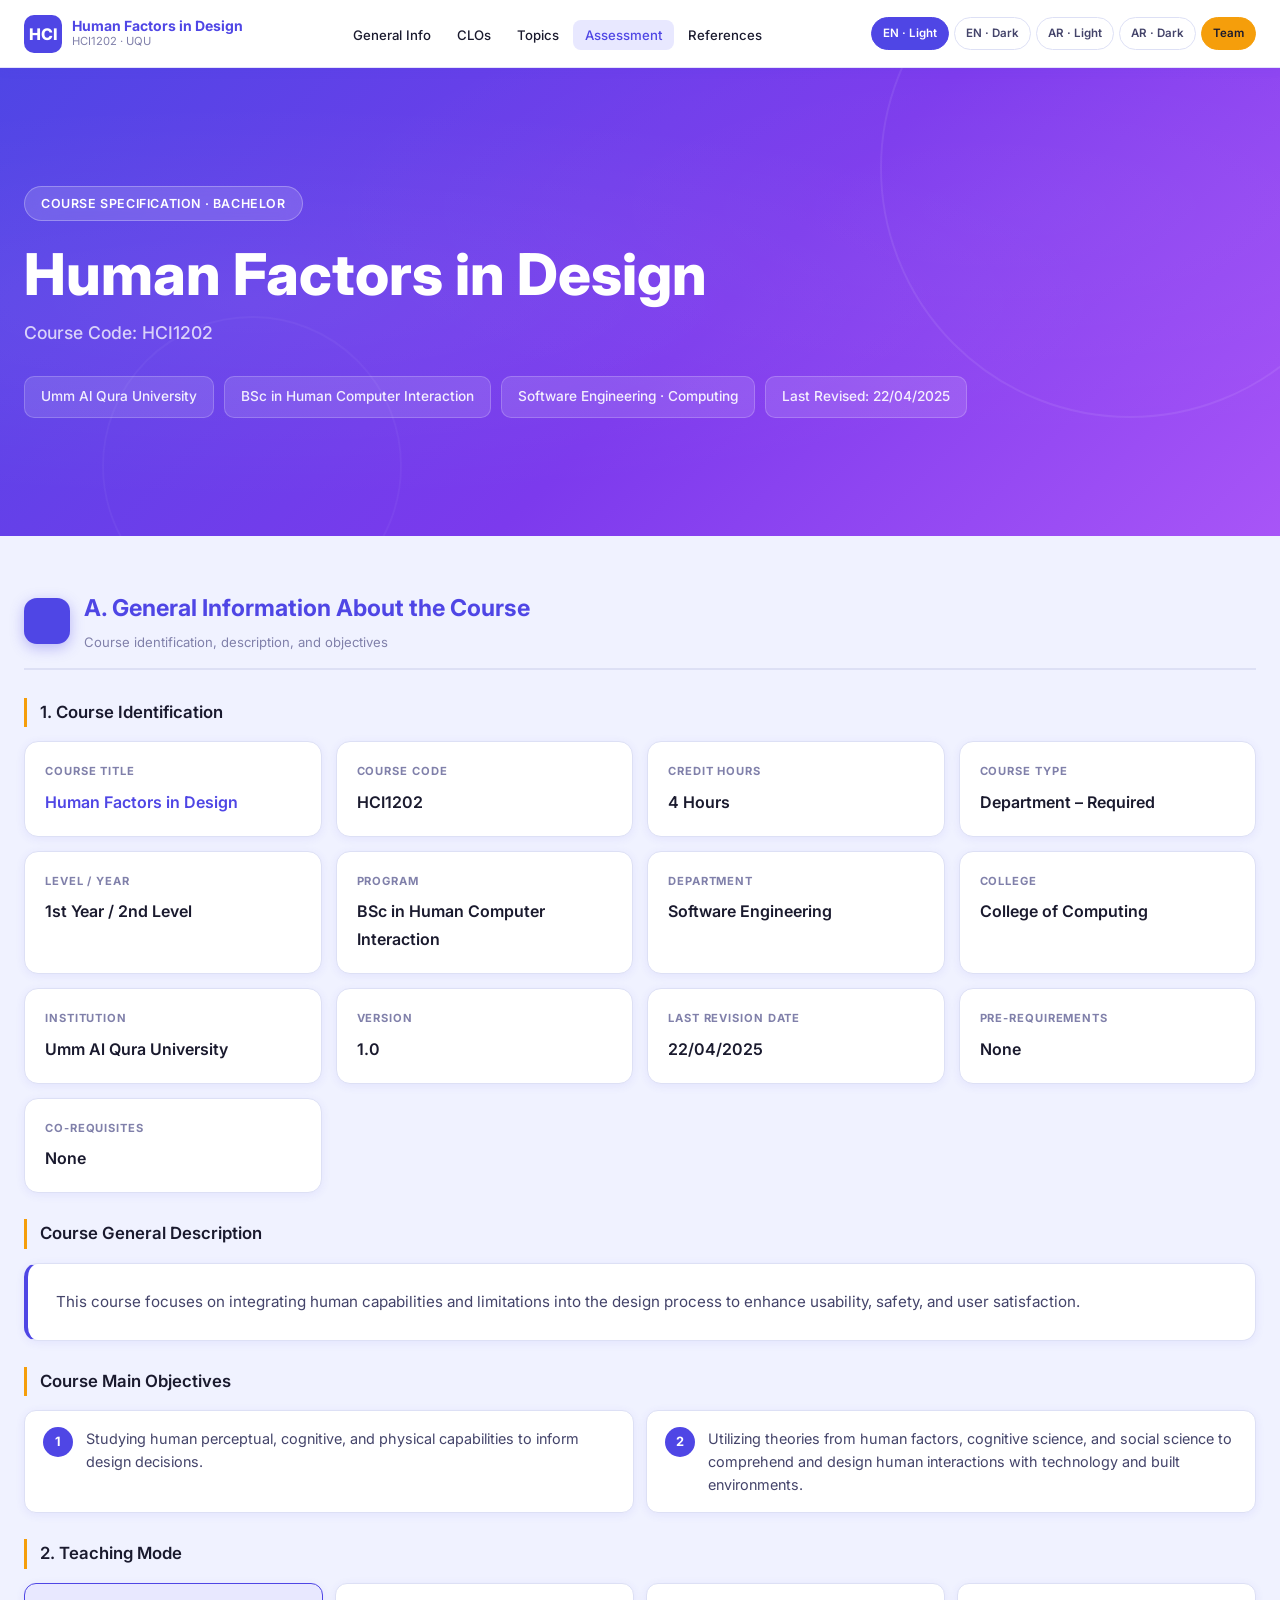
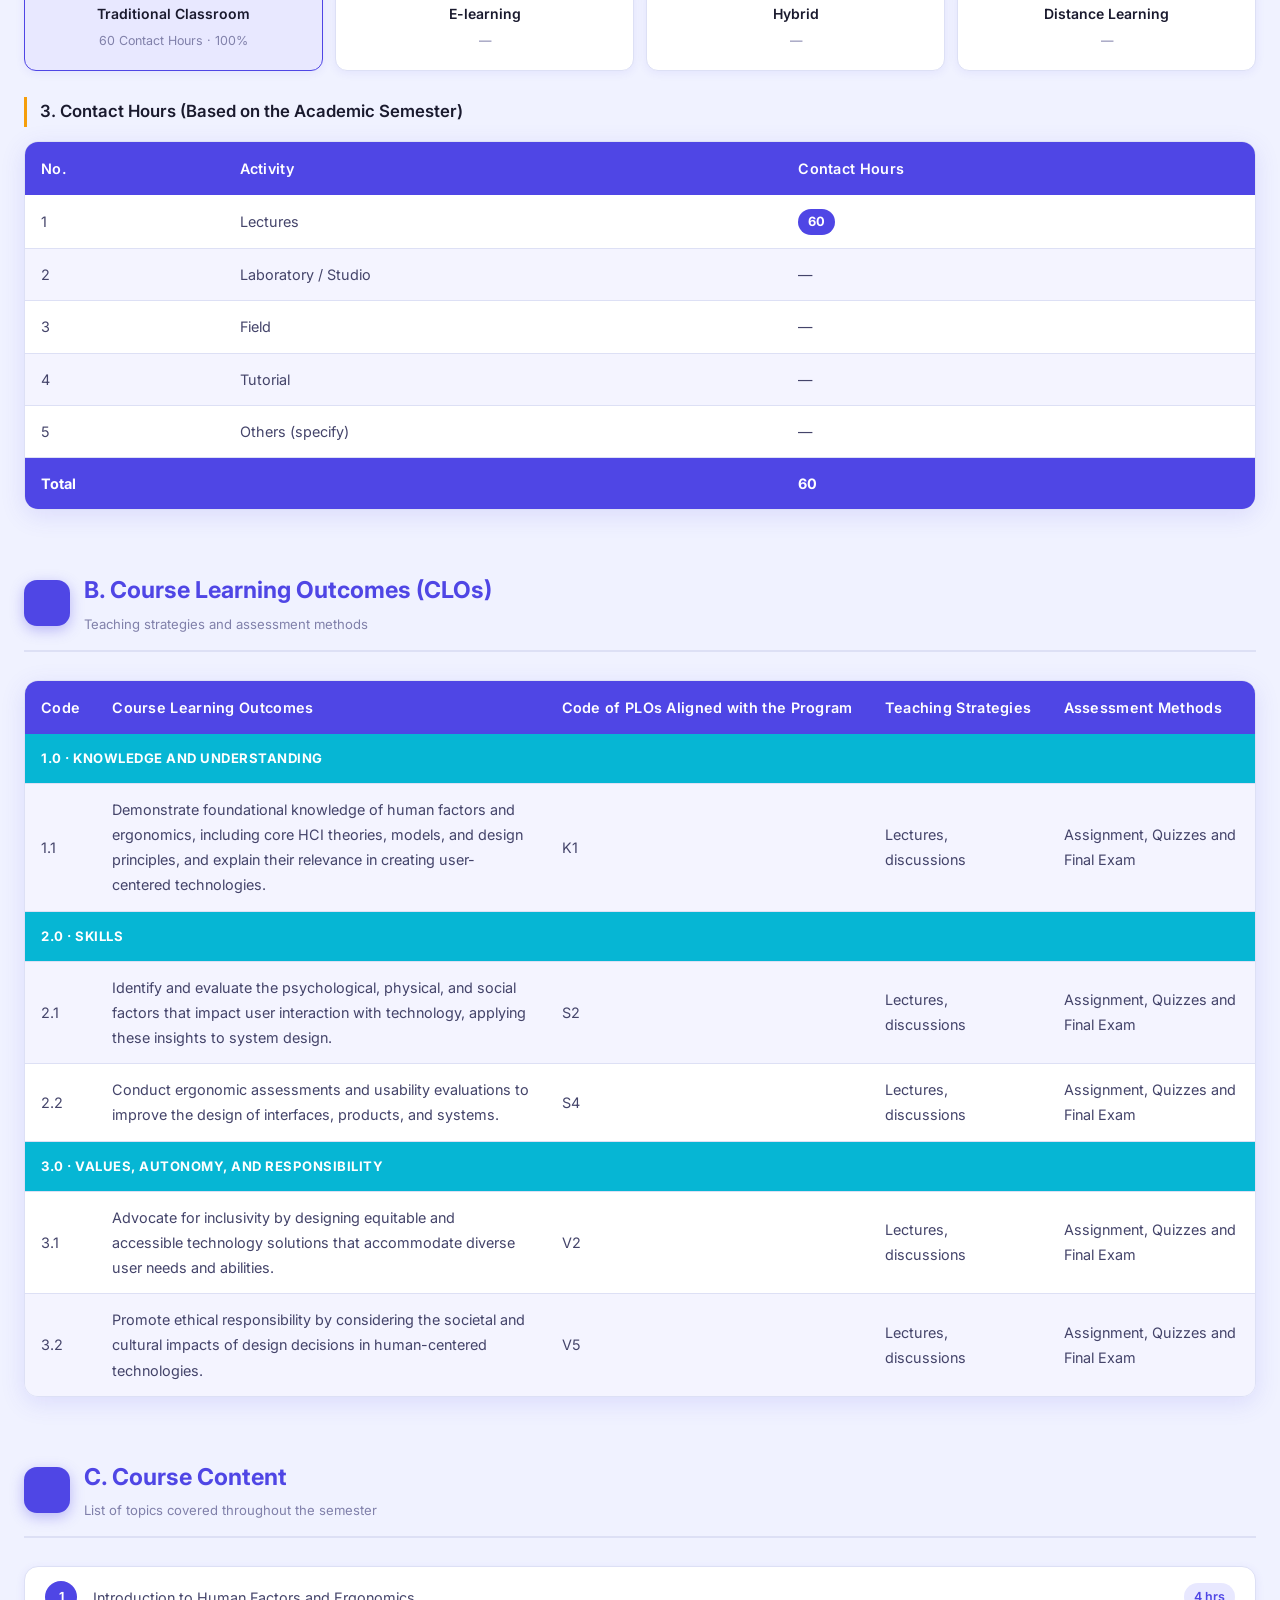
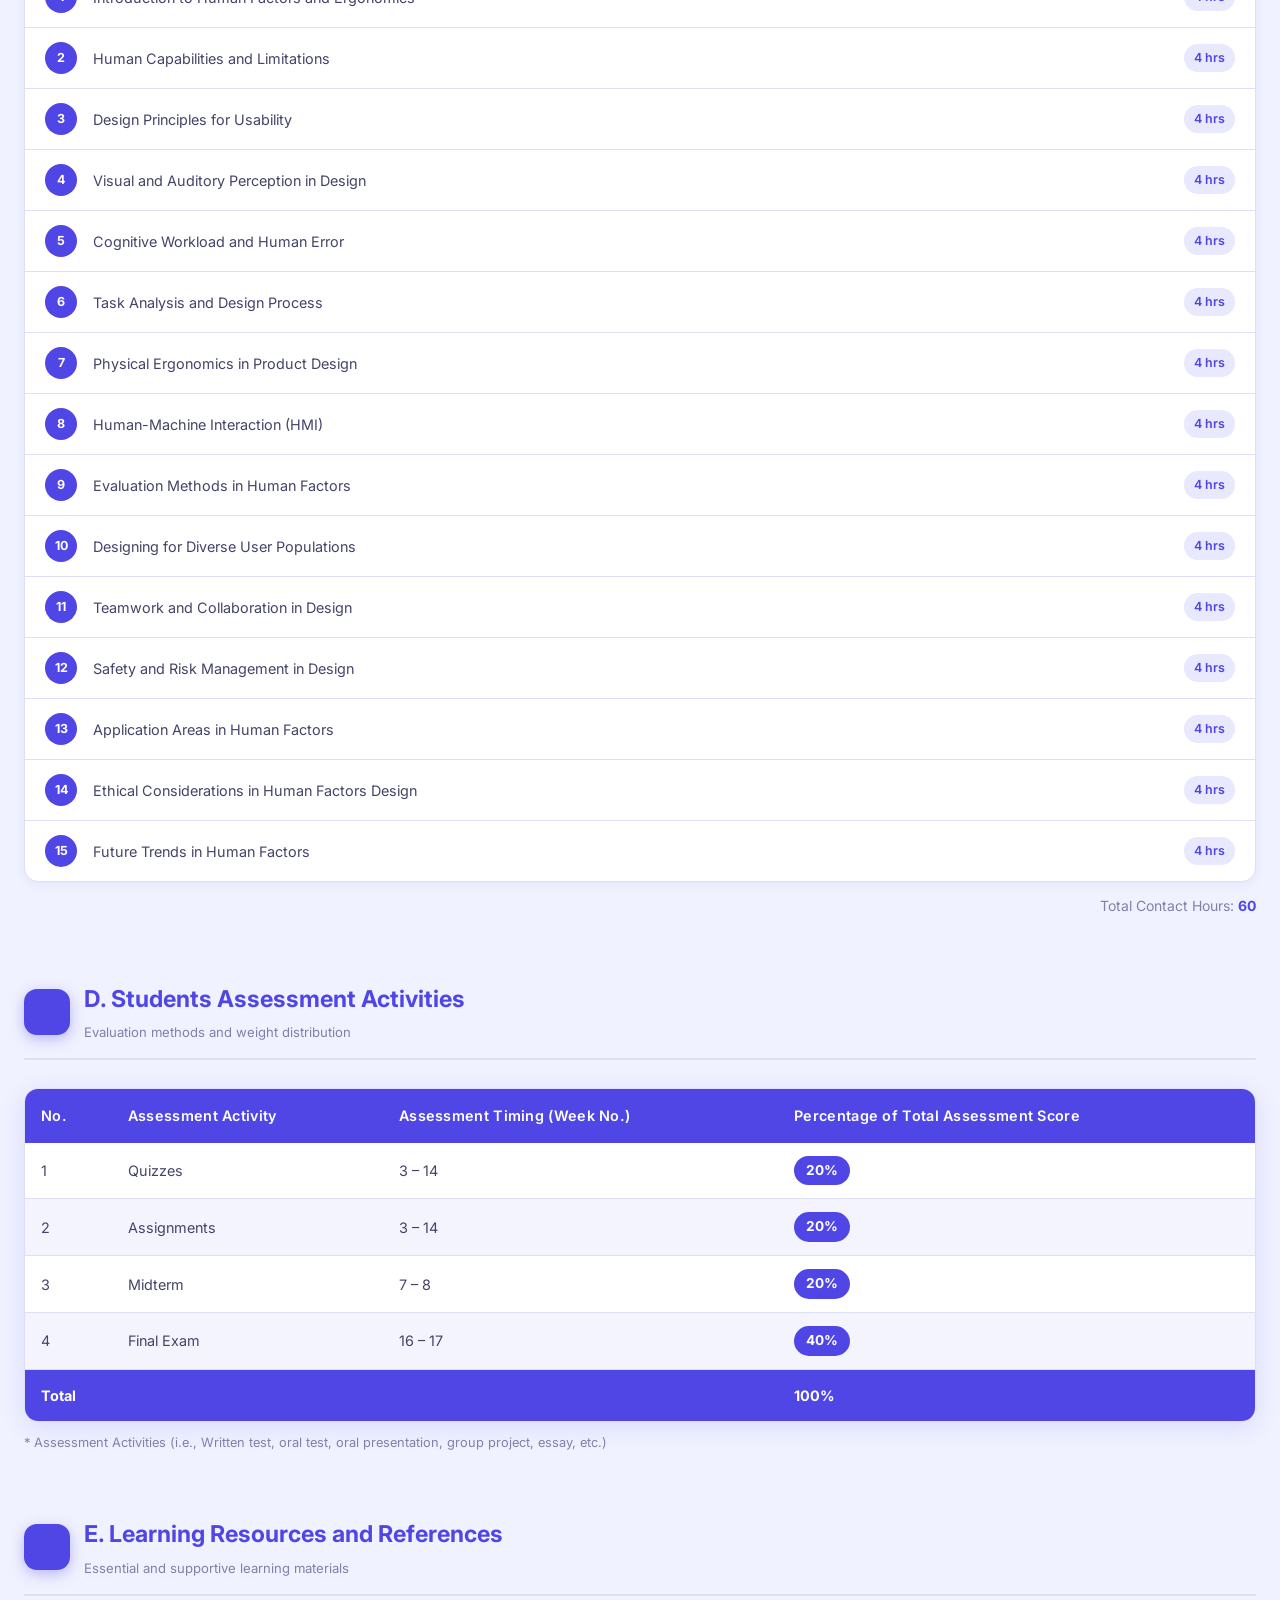
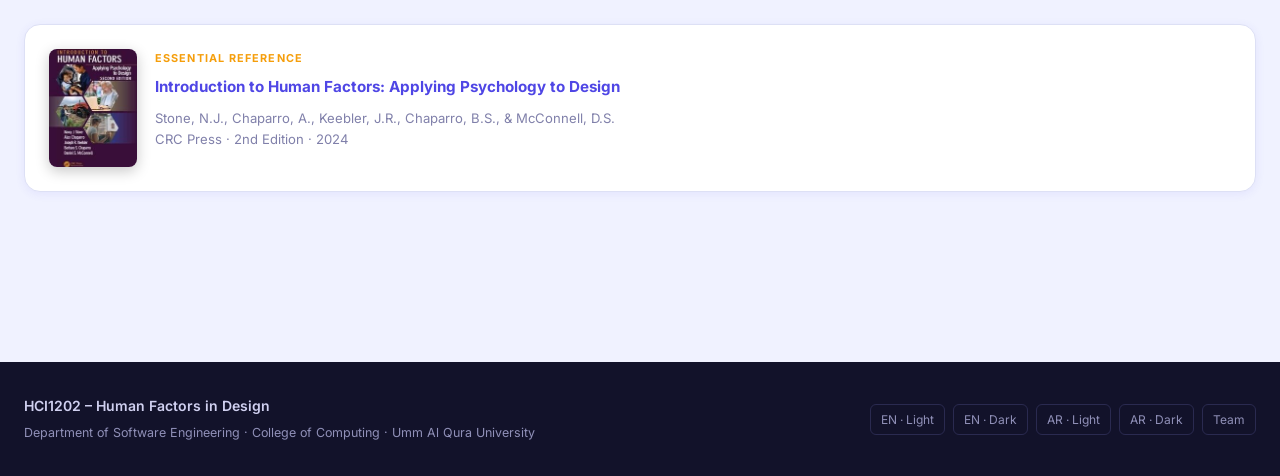
<file: index-en-light.html>
<!DOCTYPE html>
<html lang="en" dir="ltr" data-theme="light">

<head>
    <meta charset="UTF-8" />
    <meta name="viewport" content="width=device-width, initial-scale=1.0" />
    <meta name="description"
        content="HCI1202 Human Factors in Design – Course Specification. Department of Software Engineering, College of Computing, Umm Al Qura University." />
    <title>HCI1202 – Human Factors in Design | Course Specification (EN Light)</title>
    <link rel="alternate" hreflang="ar" href="index-ar-light.html" />
    <link rel="stylesheet" href="css/style.css" />
</head>

<body>

    <nav class="navbar" role="navigation" aria-label="Main navigation">
        <div class="navbar-container">

            <a href="#top" class="navbar-brand" id="brand-link">
                <div class="brand-icon">HCI</div>
                <div class="brand-text">
                    Human Factors in Design
                    <span class="brand-sub">HCI1202 · UQU</span>
                </div>
            </a>

            <ul class="navbar-links" id="nav-links">
                <li><a href="#general-info">General Info</a></li>
                <li><a href="#clos">CLOs</a></li>
                <li><a href="#topics">Topics</a></li>
                <li><a href="#assessment">Assessment</a></li>
                <li><a href="#references">References</a></li>
            </ul>

            <div class="navbar-pages">
                <a href="index-en-light.html" class="pill current" aria-current="page">EN · Light</a>
                <a href="index-en-dark.html" class="pill">EN · Dark</a>
                <a href="index-ar-light.html" class="pill">AR · Light</a>
                <a href="index-ar-dark.html" class="pill">AR · Dark</a>
                <a href="team.html" class="pill team"> Team</a>
            </div>

            <button class="hamburger" id="hamburger" aria-label="Toggle menu" aria-expanded="false"></button>
        </div>
    </nav>

    <div class="mobile-drawer" id="mobile-drawer" role="navigation" aria-label="Mobile navigation">
        <ul>
            <li><a href="#general-info"> General Info</a></li>
            <li><a href="#clos"> CLOs</a></li>
            <li><a href="#topics"> Topics</a></li>
            <li><a href="#assessment"> Assessment</a></li>
            <li><a href="#references"> References</a></li>
        </ul>
        <div class="drawer-pages">
            <a href="index-en-light.html" class="pill current">EN · Light</a>
            <a href="index-en-dark.html" class="pill">EN · Dark</a>
            <a href="index-ar-light.html" class="pill">AR · Light</a>
            <a href="index-ar-dark.html" class="pill">AR · Dark</a>
            <a href="team.html" class="pill team"> Team</a>
        </div>
    </div>

    <header class="hero" id="top">
        <div class="hero-ring"></div>
        <div class="hero-ring"></div>
        <div class="hero-inner">
            <div class="hero-badge"> Course Specification · Bachelor</div>
            <h1 class="hero-title">Human Factors in Design</h1>
            <p class="hero-code">Course Code: HCI1202</p>
            <div class="hero-chips">
                <div class="hero-chip"> Umm Al Qura University</div>
                <div class="hero-chip"> BSc in Human Computer Interaction</div>
                <div class="hero-chip"> Software Engineering · Computing</div>
                <div class="hero-chip"> Last Revised: 22/04/2025</div>
            </div>
        </div>
    </header>

    <main class="main-content" id="main">

        <section class="section" id="general-info" aria-labelledby="general-info-title">
            <div class="section-head">
                <div class="section-icon"></div>
                <div>
                    <h2 class="section-title" id="general-info-title">A. General Information About the Course</h2>
                    <p class="section-subtitle">Course identification, description, and objectives</p>
                </div>
            </div>

            <div class="sub-section">
                <h3 class="sub-title">1. Course Identification</h3>
                <div class="info-grid">
                    <div class="info-card">
                        <p class="info-label">Course Title</p>
                        <p class="info-value accent">Human Factors in Design</p>
                    </div>
                    <div class="info-card">
                        <p class="info-label">Course Code</p>
                        <p class="info-value">HCI1202</p>
                    </div>
                    <div class="info-card">
                        <p class="info-label">Credit Hours</p>
                        <p class="info-value">4 Hours</p>
                    </div>
                    <div class="info-card">
                        <p class="info-label">Course Type</p>
                        <p class="info-value">Department – Required</p>
                    </div>
                    <div class="info-card">
                        <p class="info-label">Level / Year</p>
                        <p class="info-value">1st Year / 2nd Level</p>
                    </div>
                    <div class="info-card">
                        <p class="info-label">Program</p>
                        <p class="info-value">BSc in Human Computer Interaction</p>
                    </div>
                    <div class="info-card">
                        <p class="info-label">Department</p>
                        <p class="info-value">Software Engineering</p>
                    </div>
                    <div class="info-card">
                        <p class="info-label">College</p>
                        <p class="info-value">College of Computing</p>
                    </div>
                    <div class="info-card">
                        <p class="info-label">Institution</p>
                        <p class="info-value">Umm Al Qura University</p>
                    </div>
                    <div class="info-card">
                        <p class="info-label">Version</p>
                        <p class="info-value">1.0</p>
                    </div>
                    <div class="info-card">
                        <p class="info-label">Last Revision Date</p>
                        <p class="info-value">22/04/2025</p>
                    </div>
                    <div class="info-card">
                        <p class="info-label">Pre-requirements</p>
                        <p class="info-value">None</p>
                    </div>
                    <div class="info-card">
                        <p class="info-label">Co-requisites</p>
                        <p class="info-value">None</p>
                    </div>
                </div>
            </div>

            <div class="sub-section">
                <h3 class="sub-title">Course General Description</h3>
                <div class="desc-card">
                    <p>This course focuses on integrating human capabilities and limitations into the design process
                        to enhance usability, safety, and user satisfaction.</p>
                </div>
            </div>

            <div class="sub-section">
                <h3 class="sub-title">Course Main Objectives</h3>
                <div class="obj-grid">
                    <div class="obj-card">
                        <div class="obj-num">1</div>
                        <p>Studying human perceptual, cognitive, and physical capabilities to inform design
                            decisions.</p>
                    </div>
                    <div class="obj-card">
                        <div class="obj-num">2</div>
                        <p>Utilizing theories from human factors, cognitive science, and social science to
                            comprehend and design human interactions with technology and built environments.</p>
                    </div>
                </div>
            </div>

            <div class="sub-section">
                <h3 class="sub-title">2. Teaching Mode</h3>
                <div class="mode-cards">
                    <div class="mode-card active">
                        <p class="mode-name">Traditional Classroom</p>
                        <p class="mode-detail">60 Contact Hours · 100%</p>
                    </div>
                    <div class="mode-card">
                        <p class="mode-name">E-learning</p>
                        <p class="mode-detail">—</p>
                    </div>
                    <div class="mode-card">
                        <p class="mode-name">Hybrid</p>
                        <p class="mode-detail">—</p>
                    </div>
                    <div class="mode-card">
                        <p class="mode-name">Distance Learning</p>
                        <p class="mode-detail">—</p>
                    </div>
                </div>
            </div>

            <div class="sub-section">
                <h3 class="sub-title">3. Contact Hours (Based on the Academic Semester)</h3>
                <div class="table-wrap">
                    <table>
                        <thead>
                            <tr>
                                <th>No.</th>
                                <th>Activity</th>
                                <th>Contact Hours</th>
                            </tr>
                        </thead>
                        <tbody>
                            <tr>
                                <td>1</td>
                                <td>Lectures</td>
                                <td><span class="badge-hours">60</span></td>
                            </tr>
                            <tr>
                                <td>2</td>
                                <td>Laboratory / Studio</td>
                                <td>—</td>
                            </tr>
                            <tr>
                                <td>3</td>
                                <td>Field</td>
                                <td>—</td>
                            </tr>
                            <tr>
                                <td>4</td>
                                <td>Tutorial</td>
                                <td>—</td>
                            </tr>
                            <tr>
                                <td>5</td>
                                <td>Others (specify)</td>
                                <td>—</td>
                            </tr>
                            <tr class="tr-total">
                                <td colspan="2"><strong>Total</strong></td>
                                <td><strong>60</strong></td>
                            </tr>
                        </tbody>
                    </table>
                </div>
            </div>
        </section>

        <section class="section" id="clos" aria-labelledby="clos-title">
            <div class="section-head">
                <div class="section-icon"></div>
                <div>
                    <h2 class="section-title" id="clos-title">B. Course Learning Outcomes (CLOs)</h2>
                    <p class="section-subtitle">Teaching strategies and assessment methods</p>
                </div>
            </div>

            <div class="table-wrap">
                <table>
                    <thead>
                        <tr>
                            <th>Code</th>
                            <th>Course Learning Outcomes</th>
                            <th>Code of PLOs Aligned with the Program</th>
                            <th>Teaching Strategies</th>
                            <th>Assessment Methods</th>
                        </tr>
                    </thead>
                    <tbody>

                        <tr class="tr-category">
                            <td colspan="5">1.0 · Knowledge and Understanding</td>
                        </tr>
                        <tr>
                            <td>1.1</td>
                            <td>Demonstrate foundational knowledge of human factors and ergonomics, including core HCI
                                theories, models, and design principles, and explain their relevance in creating
                                user-centered technologies.</td>
                            <td>K1</td>
                            <td>Lectures, discussions</td>
                            <td>Assignment, Quizzes and Final Exam</td>
                        </tr>

                        <tr class="tr-category">
                            <td colspan="5">2.0 · Skills</td>
                        </tr>
                        <tr>
                            <td>2.1</td>
                            <td>Identify and evaluate the psychological, physical, and social factors that impact user
                                interaction with technology, applying these insights to system design.</td>
                            <td>S2</td>
                            <td>Lectures, discussions</td>
                            <td>Assignment, Quizzes and Final Exam</td>
                        </tr>
                        <tr>
                            <td>2.2</td>
                            <td>Conduct ergonomic assessments and usability evaluations to improve the design of
                                interfaces, products, and systems.</td>
                            <td>S4</td>
                            <td>Lectures, discussions</td>
                            <td>Assignment, Quizzes and Final Exam</td>
                        </tr>

                        <tr class="tr-category">
                            <td colspan="5">3.0 · Values, Autonomy, and Responsibility</td>
                        </tr>
                        <tr>
                            <td>3.1</td>
                            <td>Advocate for inclusivity by designing equitable and accessible technology solutions that
                                accommodate diverse user needs and abilities.</td>
                            <td>V2</td>
                            <td>Lectures, discussions</td>
                            <td>Assignment, Quizzes and Final Exam</td>
                        </tr>
                        <tr>
                            <td>3.2</td>
                            <td>Promote ethical responsibility by considering the societal and cultural impacts of
                                design
                                decisions in human-centered technologies.</td>
                            <td>V5</td>
                            <td>Lectures, discussions</td>
                            <td>Assignment, Quizzes and Final Exam</td>
                        </tr>
                    </tbody>
                </table>
            </div>
        </section>

        <section class="section" id="topics" aria-labelledby="topics-title">
            <div class="section-head">
                <div class="section-icon"></div>
                <div>
                    <h2 class="section-title" id="topics-title">C. Course Content</h2>
                    <p class="section-subtitle">List of topics covered throughout the semester</p>
                </div>
            </div>

            <div class="topics-container">
                <ol class="topics-list">
                    <li class="topic-item">Introduction to Human Factors and Ergonomics<span class="topic-hours-badge">4
                            hrs</span></li>
                    <li class="topic-item">Human Capabilities and Limitations<span class="topic-hours-badge">4
                            hrs</span></li>
                    <li class="topic-item">Design Principles for Usability<span class="topic-hours-badge">4 hrs</span>
                    </li>
                    <li class="topic-item">Visual and Auditory Perception in Design<span class="topic-hours-badge">4
                            hrs</span></li>
                    <li class="topic-item">Cognitive Workload and Human Error<span class="topic-hours-badge">4
                            hrs</span></li>
                    <li class="topic-item">Task Analysis and Design Process<span class="topic-hours-badge">4 hrs</span>
                    </li>
                    <li class="topic-item">Physical Ergonomics in Product Design<span class="topic-hours-badge">4
                            hrs</span></li>
                    <li class="topic-item">Human-Machine Interaction (HMI)<span class="topic-hours-badge">4 hrs</span>
                    </li>
                    <li class="topic-item">Evaluation Methods in Human Factors<span class="topic-hours-badge">4
                            hrs</span></li>
                    <li class="topic-item">Designing for Diverse User Populations<span class="topic-hours-badge">4
                            hrs</span></li>
                    <li class="topic-item">Teamwork and Collaboration in Design<span class="topic-hours-badge">4
                            hrs</span></li>
                    <li class="topic-item">Safety and Risk Management in Design<span class="topic-hours-badge">4
                            hrs</span></li>
                    <li class="topic-item">Application Areas in Human Factors<span class="topic-hours-badge">4
                            hrs</span></li>
                    <li class="topic-item">Ethical Considerations in Human Factors Design<span
                            class="topic-hours-badge">4 hrs</span></li>
                    <li class="topic-item">Future Trends in Human Factors<span class="topic-hours-badge">4 hrs</span>
                    </li>
                </ol>
            </div>

            <div style="text-align:end; margin-top:12px; font-size:.875rem; color:var(--text-muted);">
                Total Contact Hours: <strong style="color:var(--accent);">60</strong>
            </div>
        </section>

        <section class="section" id="assessment" aria-labelledby="assessment-title">
            <div class="section-head">
                <div class="section-icon"></div>
                <div>
                    <h2 class="section-title" id="assessment-title">D. Students Assessment Activities</h2>
                    <p class="section-subtitle">Evaluation methods and weight distribution</p>
                </div>
            </div>

            <div class="table-wrap">
                <table>
                    <thead>
                        <tr>
                            <th>No.</th>
                            <th>Assessment Activity</th>
                            <th>Assessment Timing (Week No.)</th>
                            <th>Percentage of Total Assessment Score</th>
                        </tr>
                    </thead>
                    <tbody>
                        <tr>
                            <td>1</td>
                            <td>Quizzes</td>
                            <td>3 – 14</td>
                            <td><span class="badge-percent">20%</span></td>
                        </tr>
                        <tr>
                            <td>2</td>
                            <td>Assignments</td>
                            <td>3 – 14</td>
                            <td><span class="badge-percent">20%</span></td>
                        </tr>
                        <tr>
                            <td>3</td>
                            <td>Midterm</td>
                            <td>7 – 8</td>
                            <td><span class="badge-percent">20%</span></td>
                        </tr>
                        <tr>
                            <td>4</td>
                            <td>Final Exam</td>
                            <td>16 – 17</td>
                            <td><span class="badge-percent">40%</span></td>
                        </tr>
                        <tr class="tr-total">
                            <td colspan="3"><strong>Total</strong></td>
                            <td><strong>100%</strong></td>
                        </tr>
                    </tbody>
                </table>
            </div>
            <p style="margin-top:10px; font-size:.8rem; color:var(--text-muted);">
                * Assessment Activities (i.e., Written test, oral test, oral presentation, group project, essay, etc.)
            </p>
        </section>

        <section class="section" id="references" aria-labelledby="references-title">
            <div class="section-head">
                <div class="section-icon"></div>
                <div>
                    <h2 class="section-title" id="references-title">E. Learning Resources and References</h2>
                    <p class="section-subtitle">Essential and supportive learning materials</p>
                </div>
            </div>

            <div class="refs-grid">
                <div class="ref-card">
                    <img src="images/book-cover.png" alt="Introduction to Human Factors book cover" />
                    <div class="ref-info">
                        <p class="ref-type"> Essential Reference</p>
                        <a class="ref-title" href="https://doi.org/10.1201/9781003515463" target="_blank"
                            rel="noopener noreferrer">
                            Introduction to Human Factors: Applying Psychology to Design
                        </a>
                        <p class="ref-meta">
                            Stone, N.J., Chaparro, A., Keebler, J.R., Chaparro, B.S., &amp; McConnell, D.S.<br />
                            CRC Press · 2nd Edition · 2024
                        </p>
                    </div>
                </div>
            </div>
        </section>

    </main>

    <footer class="footer">
        <div class="footer-inner">
            <div>
                <p class="footer-brand">HCI1202 – Human Factors in Design</p>
                <p class="footer-copy">Department of Software Engineering · College of Computing · Umm Al Qura
                    University</p>
            </div>
            <div class="footer-links">
                <a href="index-en-light.html">EN · Light</a>
                <a href="index-en-dark.html">EN · Dark</a>
                <a href="index-ar-light.html">AR · Light</a>
                <a href="index-ar-dark.html">AR · Dark</a>
                <a href="team.html">Team</a>
            </div>
        </div>
    </footer>

    <script src="js/main.js"></script>
</body>

</html>
</file>
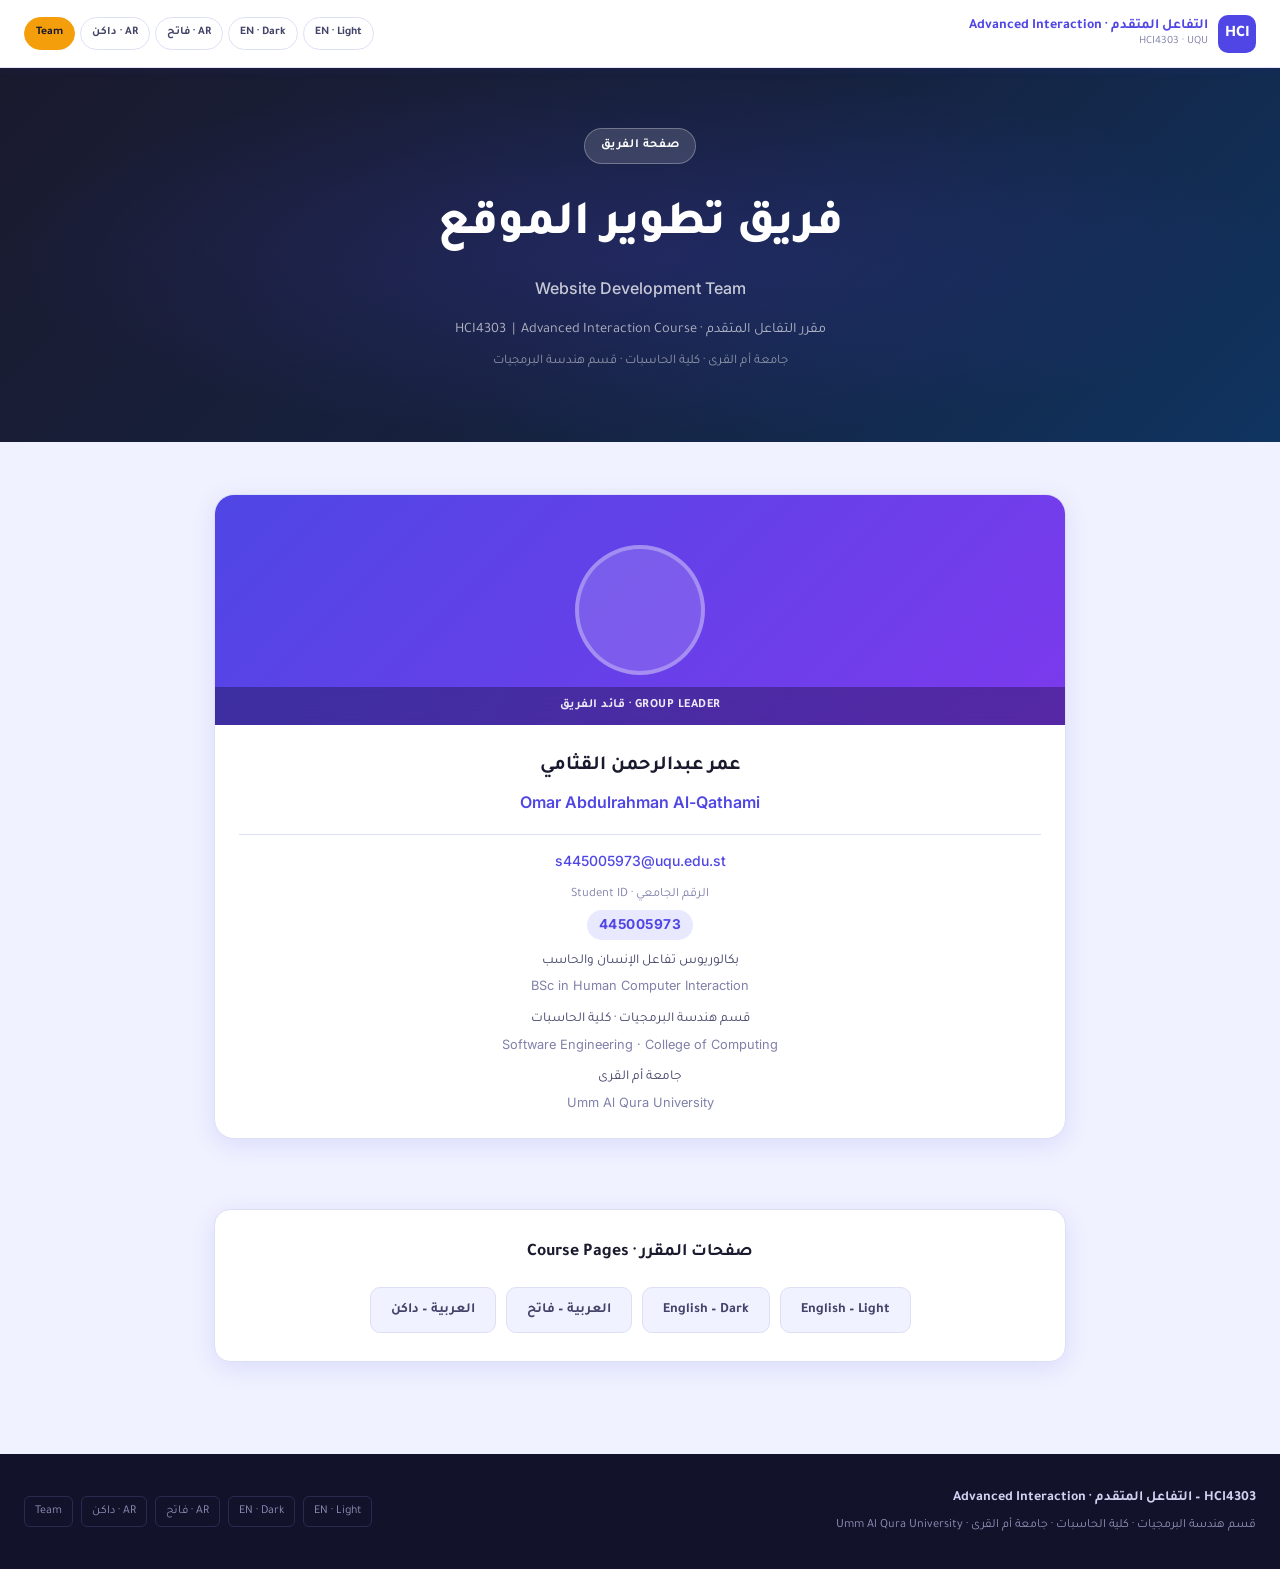
<file: team.html>
<!DOCTYPE html>
<html lang="ar" dir="rtl" data-theme="light">

<head>
    <meta charset="UTF-8" />
    <meta name="viewport" content="width=device-width, initial-scale=1.0" />
    <meta name="description"
        content="Team Page – HCI4303 Advanced Interaction Course Website. Meet the developer: Omar Abdulrahman Al-Qathami, BSc in Human Computer Interaction, Umm Al Qura University. | صفحة الفريق – موقع مواصفات مقرر التفاعل المتقدم HCI4303." />
    <title>الفريق | Team – HCI4303 Advanced Interaction</title>
    <link rel="stylesheet" href="css/style.css" />
    <style>
        /* Team page uses Tajawal for the whole doc since it renders both AR+EN well */
        body {
            font-family: 'Tajawal', 'Inter', sans-serif;
        }

        /* ---- Page header bilingual ---- */
        .team-hero-en {
            font-family: 'Inter', sans-serif;
            direction: ltr;
        }

        /* ---- Theme toggle ---- */
        .theme-toggle {
            display: flex;
            align-items: center;
            gap: 8px;
            background: none;
            border: 1.5px solid var(--border);
            border-radius: 20px;
            padding: 5px 14px;
            color: var(--text-secondary);
            font-size: .8rem;
            font-weight: 600;
            cursor: pointer;
            transition: all .2s;
        }

        .theme-toggle:hover {
            border-color: var(--accent);
            color: var(--accent);
        }

        /* ---- Bilingual section titles ---- */
        .bilingual-label {
            display: flex;
            align-items: center;
            justify-content: center;
            gap: 12px;
            flex-wrap: wrap;
        }

        .bilingual-label .ltr-text {
            font-family: 'Inter', sans-serif;
            direction: ltr;
            font-size: .9rem;
            color: var(--text-muted);
            font-weight: 500;
        }

        /* ---- Divider ---- */
        .divider {
            height: 1px;
            background: var(--border);
            margin: 40px 0;
        }

        /* ---- Course link card ---- */
        .course-links {
            max-width: 900px;
            margin: 0 auto 0;
            padding: 0 24px 52px;
        }

        .course-links-inner {
            background: var(--bg-card);
            border: 1px solid var(--border);
            border-radius: 16px;
            padding: 28px;
            box-shadow: var(--shadow-md);
            text-align: center;
        }

        .course-links-inner h3 {
            font-size: 1.1rem;
            font-weight: 700;
            color: var(--text-primary);
            margin-bottom: 18px;
        }

        .page-links-grid {
            display: flex;
            flex-wrap: wrap;
            gap: 10px;
            justify-content: center;
        }

        .page-link-btn {
            text-decoration: none;
            padding: 10px 20px;
            border-radius: 10px;
            border: 1.5px solid var(--border);
            color: var(--text-secondary);
            font-size: .875rem;
            font-weight: 600;
            transition: all .2s;
            background: var(--bg-primary);
        }

        .page-link-btn:hover {
            background: var(--accent);
            border-color: var(--accent);
            color: white;
            transform: translateY(-2px);
            box-shadow: var(--shadow-sm);
        }
    </style>
</head>

<body>

    <nav class="navbar" role="navigation" aria-label="التنقل الرئيسي | Main navigation">
        <div class="navbar-container">

            <a href="index-en-light.html" class="navbar-brand" id="brand-link">
                <div class="brand-icon">HCI</div>
                <div class="brand-text">
                    التفاعل المتقدم · Advanced Interaction
                    <span class="brand-sub">HCI4303 · UQU</span>
                </div>
            </a>

            <div style="flex:1"></div>

            <div class="navbar-pages">
                <a href="index-en-light.html" class="pill">EN · Light</a>
                <a href="index-en-dark.html" class="pill">EN · Dark</a>
                <a href="index-ar-light.html" class="pill">AR · فاتح</a>
                <a href="index-ar-dark.html" class="pill">AR · داكن</a>
                <a href="team.html" class="pill team" aria-current="page"> Team</a>
            </div>

            <button class="hamburger" id="hamburger" aria-label="Toggle menu" aria-expanded="false"></button>
        </div>
    </nav>

    <div class="mobile-drawer" id="mobile-drawer">
        <ul>
            <li><a href="index-en-light.html">EN Light</a></li>
            <li><a href="index-en-dark.html">EN Dark</a></li>
            <li><a href="index-ar-light.html">AR Light · فاتح</a></li>
            <li><a href="index-ar-dark.html">AR Dark · داكن</a></li>
            <li><a href="team.html"> Team / الفريق</a></li>
        </ul>
    </div>

    <header class="team-hero" id="top">
        <div class="team-hero-inner">
            
            <div class="hero-badge" style="margin:0 auto 20px; display:inline-flex;"> صفحة الفريق</div>
            <h1 style="font-size:clamp(1.8rem,4vw,3rem); font-weight:800; color:white; margin-bottom:6px;">
                فريق تطوير الموقع
            </h1>
            
            <div class="team-hero-en" style="margin-top:6px; margin-bottom:16px;">
                <p style="color:rgba(255,255,255,.75); font-size:1rem; font-weight:500;">
                    Website Development Team
                </p>
            </div>
            <p style="color:rgba(255,255,255,.65); font-size:.9rem;">
                مقرر التفاعل المتقدم · HCI4303 &nbsp;|&nbsp; Advanced Interaction Course
            </p>
            <p style="color:rgba(255,255,255,.5); font-size:.82rem; margin-top:6px;">
                جامعة أم القرى · كلية الحاسبات · قسم هندسة البرمجيات
            </p>
        </div>
    </header>

    <div class="team-grid" id="team">

        <article class="member-card" id="member-omar">
            <div class="member-photo-wrap">
                
                <div class="member-photo-placeholder" aria-label="صورة عمر عبدالرحمن القثامي"></div>
                <div class="member-role-ribbon">Group Leader · قائد الفريق</div>
            </div>

            <div class="member-info">
                
                <p class="member-name-ar">عمر عبدالرحمن القثامي</p>
                
                <p class="member-name-en" style="font-family:'Inter',sans-serif; direction:ltr;">
                    Omar Abdulrahman Al-Qathami
                </p>

                <div class="divider" style="margin:14px 0;"></div>

                <div class="member-details">
                    
                    <div class="member-detail">
                        
                        <a href="mailto:s445005973@uqu.edu.st" style="font-family:'Inter',sans-serif; direction:ltr;">
                            s445005973@uqu.edu.st
                        </a>
                    </div>

                    <div class="member-detail">
                        
                        <div>
                            <span style="color:var(--text-muted); font-size:.8rem; display:block; margin-bottom:4px;">
                                الرقم الجامعي · Student ID
                            </span>
                            <span class="id-badge" style="font-family:'Inter',sans-serif;">445005973</span>
                        </div>
                    </div>

                    <div class="member-detail">
                        
                        <div style="text-align:center;">
                            <span style="display:block; font-size:.85rem; color:var(--text-secondary);">
                                بكالوريوس تفاعل الإنسان والحاسب
                            </span>
                            <span
                                style="display:block; font-size:.8rem; color:var(--text-muted); font-family:'Inter',sans-serif; direction:ltr; margin-top:2px;">
                                BSc in Human Computer Interaction
                            </span>
                        </div>
                    </div>

                    <div class="member-detail">
                        
                        <div style="text-align:center;">
                            <span style="display:block; font-size:.85rem; color:var(--text-secondary);">
                                قسم هندسة البرمجيات · كلية الحاسبات
                            </span>
                            <span
                                style="display:block; font-size:.8rem; color:var(--text-muted); font-family:'Inter',sans-serif; direction:ltr; margin-top:2px;">
                                Software Engineering · College of Computing
                            </span>
                        </div>
                    </div>

                    <div class="member-detail">
                        
                        <div style="text-align:center;">
                            <span style="display:block; font-size:.85rem; color:var(--text-secondary);">
                                جامعة أم القرى
                            </span>
                            <span
                                style="display:block; font-size:.8rem; color:var(--text-muted); font-family:'Inter',sans-serif; direction:ltr; margin-top:2px;">
                                Umm Al Qura University
                            </span>
                        </div>
                    </div>

                </div>
            </div>
        </article>

    </div>

    <div class="course-links">
        <div class="course-links-inner">
            <h3>
                صفحات المقرر · Course Pages
            </h3>
            <div class="page-links-grid">
                <a href="index-en-light.html" class="page-link-btn"> English – Light</a>
                <a href="index-en-dark.html" class="page-link-btn"> English – Dark</a>
                <a href="index-ar-light.html" class="page-link-btn"> العربية – فاتح</a>
                <a href="index-ar-dark.html" class="page-link-btn"> العربية – داكن</a>
            </div>
        </div>
    </div>

    <footer class="footer">
        <div class="footer-inner">
            <div>
                <p class="footer-brand">HCI4303 – التفاعل المتقدم · Advanced Interaction</p>
                <p class="footer-copy">قسم هندسة البرمجيات · كلية الحاسبات · جامعة أم القرى · Umm Al Qura University</p>
            </div>
            <div class="footer-links">
                <a href="index-en-light.html">EN · Light</a>
                <a href="index-en-dark.html">EN · Dark</a>
                <a href="index-ar-light.html">AR · فاتح</a>
                <a href="index-ar-dark.html">AR · داكن</a>
                <a href="team.html">Team</a>
            </div>
        </div>
    </footer>

    <script src="js/main.js"></script>
</body>

</html>
</file>
<file: css/style.css>
@import url('https://fonts.googleapis.com/css2?family=Inter:wght@300;400;500;600;700;800&family=Tajawal:wght@300;400;500;700;800&display=swap');

 :root {
     
     --bg-primary: #f0f2ff;
     --bg-secondary: #ffffff;
     --bg-card: #ffffff;
     --bg-hero: linear-gradient(135deg, #4f46e5 0%, #7c3aed 55%, #a855f7 100%);
     --text-primary: #1a1a2e;
     --text-secondary: #44446a;
     --text-muted: #8080aa;
     --accent: #4f46e5;
     --accent-hover: #3730a3;
     --accent-light: #e8e8ff;
     --accent-gold: #f59e0b;
     --th-bg: #4f46e5;
     --th-color: #ffffff;
     --th-sub-bg: #06b6d4;
     --th-sub-color: #ffffff;
     --tr-even: #f4f4ff;
     --tr-odd: #ffffff;
     --tr-hover: #e0e5ff;
     --nav-bg: rgba(255, 255, 255, 0.97);
     --nav-border: rgba(79, 70, 229, 0.15);
     --nav-text: #1a1a2e;
     --border: #dde0f5;
     --shadow-sm: 0 2px 10px rgba(79, 70, 229, .08);
     --shadow-md: 0 6px 24px rgba(79, 70, 229, .13);
     --shadow-lg: 0 12px 48px rgba(79, 70, 229, .2);
     --section-color: #4f46e5;
     --footer-bg: #12122a;
     --footer-text: #9090b8;
     --scrollbar-thumb: #4f46e5;
 }

 [data-theme="dark"] {
     --bg-primary: #0c0c1e;
     --bg-secondary: #13132c;
     --bg-card: #1a1a38;
     --bg-hero: linear-gradient(135deg, #1e1b4b 0%, #2d1f70 55%, #1a1040 100%);
     --text-primary: #e8e8ff;
     --text-secondary: #9090c8;
     --text-muted: #5858a0;
     --accent: #818cf8;
     --accent-hover: #a5b4fc;
     --accent-light: #1e1b4b;
     --accent-gold: #fbbf24;
     --th-bg: #2a285e;
     --th-color: #e0e0ff;
     --th-sub-bg: #0e7490;
     --th-sub-color: #ffffff;
     --tr-even: #14143a;
     --tr-odd: #1a1a38;
     --tr-hover: #24245e;
     --nav-bg: rgba(12, 12, 30, 0.97);
     --nav-border: rgba(129, 140, 248, 0.15);
     --nav-text: #e8e8ff;
     --border: #2a285e;
     --shadow-sm: 0 2px 10px rgba(0, 0, 0, .35);
     --shadow-md: 0 6px 24px rgba(0, 0, 0, .45);
     --shadow-lg: 0 12px 48px rgba(0, 0, 0, .6);
     --section-color: #818cf8;
     --footer-bg: #080816;
     --footer-text: #55558a;
     --scrollbar-thumb: #818cf8;
 }

 *,
 *::before,
 *::after {
     box-sizing: border-box;
     margin: 0;
     padding: 0;
 }

 html {
     scroll-behavior: smooth;
     scroll-padding-top: 72px;
    overflow-x: hidden;
    width: 100%;
 }

 body {
     font-family: 'Inter', sans-serif;
     font-size: 16px;
     line-height: 1.75;
     color: var(--text-primary);
     background-color: var(--bg-primary);
     transition: background-color .3s ease, color .3s ease;
     min-height: 100vh;
    overflow-x: hidden;
    width: 100%;
 }

 html[lang="ar"] body,
 body.lang-ar {
     font-family: 'Tajawal', sans-serif;
 }

 ::-webkit-scrollbar {
     width: 8px;
 }

 ::-webkit-scrollbar-track {
     background: var(--bg-primary);
 }

 ::-webkit-scrollbar-thumb {
     background: var(--scrollbar-thumb);
     border-radius: 4px;
 }

 ::-webkit-scrollbar-thumb:hover {
     background: var(--accent-hover);
 }

 img {
     max-width: 100%;
     height: auto;
     display: block;
 }

 .navbar {
     position: fixed;
     top: 0;
     left: 0;
     right: 0;
     z-index: 1000;
     height: 68px;
     display: flex;
     align-items: center;
     background: var(--nav-bg);
     border-bottom: 1px solid var(--nav-border);
     backdrop-filter: blur(22px);
     -webkit-backdrop-filter: blur(22px);
     box-shadow: var(--shadow-sm);
 }

 .navbar-container {
     max-width: 1320px;
     margin: 0 auto;
     padding: 0 24px;
     width: 100%;
     display: flex;
     align-items: center;
     gap: 16px;
 }

 .navbar-brand {
     display: flex;
     align-items: center;
     gap: 10px;
     text-decoration: none;
     flex-shrink: 0;
 }

 .brand-icon {
     width: 38px;
     height: 38px;
     background: var(--accent);
     border-radius: 10px;
     display: flex;
     align-items: center;
     justify-content: center;
     color: white;
     font-weight: 800;
     font-size: 1rem;
     flex-shrink: 0;
     transition: transform .2s;
 }

 .brand-icon:hover {
     transform: scale(1.05);
 }

 .brand-text {
     font-weight: 700;
     font-size: .875rem;
     color: var(--accent);
     line-height: 1.2;
     white-space: nowrap;
 }

 .brand-sub {
     font-size: .7rem;
     font-weight: 400;
     color: var(--text-muted);
     display: block;
 }

 .navbar-links {
     display: flex;
     align-items: center;
     gap: 2px;
     list-style: none;
     flex: 1;
     justify-content: center;
 }

 .navbar-links a {
     text-decoration: none;
     color: var(--nav-text);
     font-size: .825rem;
     font-weight: 500;
     padding: 7px 12px;
     border-radius: 8px;
     transition: all .2s;
     white-space: nowrap;
 }

 .navbar-links a:hover {
     color: var(--accent);
     background: var(--accent-light);
 }

 .navbar-pages {
     display: flex;
     align-items: center;
     gap: 5px;
     flex-shrink: 0;
 }

 .pill {
     text-decoration: none;
     font-size: .72rem;
     font-weight: 600;
     padding: 5px 11px;
     border-radius: 20px;
     border: 1.5px solid var(--border);
     color: var(--text-secondary);
     transition: all .2s;
     white-space: nowrap;
 }

 .pill:hover {
     border-color: var(--accent);
     color: var(--accent);
     background: var(--accent-light);
 }

 .pill.current {
     background: var(--accent);
     border-color: var(--accent);
     color: white;
 }

 .pill.team {
     background: var(--accent-gold);
     border-color: var(--accent-gold);
     color: #1a1a2e;
 }

 .pill.team:hover {
     opacity: .88;
 }

 .hamburger {
     display: none;
     background: none;
     border: none;
     cursor: pointer;
     color: var(--nav-text);
     font-size: 1.5rem;
     padding: 4px;
     margin-inline-start: auto;
 }

 .mobile-drawer {
     display: none;
     position: fixed;
     top: 68px;
     left: 0;
     right: 0;
     background: var(--nav-bg);
     border-bottom: 1px solid var(--nav-border);
     z-index: 999;
     padding: 16px 24px 20px;
     backdrop-filter: blur(22px);
 }

 .mobile-drawer.open {
     display: block;
 }

 .mobile-drawer ul {
     list-style: none;
 }

 .mobile-drawer li {
     margin-bottom: 4px;
 }

 .mobile-drawer a {
     display: block;
     padding: 10px 14px;
     border-radius: 8px;
     text-decoration: none;
     color: var(--nav-text);
     font-size: .9rem;
     font-weight: 500;
     transition: background .15s;
 }

 .mobile-drawer a:hover {
     background: var(--accent-light);
     color: var(--accent);
 }

 .mobile-drawer .drawer-pages {
     display: flex;
     flex-wrap: wrap;
     gap: 6px;
     margin-top: 12px;
     padding-top: 12px;
     border-top: 1px solid var(--border);
 }

 .hero {
     background: var(--bg-hero);
     min-height: 52vh;
     display: flex;
     align-items: center;
     margin-top: 68px;
     position: relative;
     overflow: hidden;
     padding: 64px 24px;
 }

 .hero::before {
     content: '';
     position: absolute;
     inset: 0;
     background:
         radial-gradient(ellipse at 20% 50%, rgba(255, 255, 255, .06) 0%, transparent 60%),
         radial-gradient(ellipse at 80% 30%, rgba(255, 255, 255, .04) 0%, transparent 50%);
 }

 .hero-ring {
     position: absolute;
     border-radius: 50%;
     border: 2px solid rgba(255, 255, 255, .08);
     pointer-events: none;
 }

 .hero-ring:nth-child(1) {
     width: 500px;
     height: 500px;
     top: -150px;
     right: -100px;
 }

 .hero-ring:nth-child(2) {
     width: 300px;
     height: 300px;
     bottom: -80px;
     left: 8%;
     opacity: .5;
 }

 .hero-inner {
     max-width: 1320px;
     margin: 0 auto;
     width: 100%;
     position: relative;
     z-index: 1;
 }

 .hero-badge {
     display: inline-flex;
     align-items: center;
     gap: 8px;
     background: rgba(255, 255, 255, .14);
     border: 1px solid rgba(255, 255, 255, .28);
     backdrop-filter: blur(10px);
     padding: 6px 16px;
     border-radius: 100px;
     color: white;
     font-size: .78rem;
     font-weight: 600;
     letter-spacing: .6px;
     margin-bottom: 20px;
     text-transform: uppercase;
 }

 .hero-title {
     font-size: clamp(2rem, 5vw, 3.6rem);
     font-weight: 800;
     color: white;
     line-height: 1.15;
     margin-bottom: 10px;
 }

 .hero-code {
     font-size: 1.1rem;
     color: rgba(255, 255, 255, .75);
     font-weight: 500;
     margin-bottom: 28px;
 }

 .hero-chips {
     display: flex;
     flex-wrap: wrap;
     gap: 10px;
 }

 .hero-chip {
     display: flex;
     align-items: center;
     gap: 7px;
     background: rgba(255, 255, 255, .12);
     border: 1px solid rgba(255, 255, 255, .2);
     backdrop-filter: blur(10px);
     padding: 8px 16px;
     border-radius: 10px;
     color: rgba(255, 255, 255, .9);
     font-size: .855rem;
     font-weight: 500;
 }

 .hero-chip span {
     font-size: 1rem;
 }

 .main-content {
     max-width: 1320px;
     margin: 0 auto;
     padding: 52px 24px 70px;
 }

 .section {
     margin-bottom: 60px;
     scroll-margin-top: 80px;
 }

 .section-head {
     display: flex;
     align-items: center;
     gap: 14px;
     margin-bottom: 28px;
     padding-bottom: 14px;
     border-bottom: 2px solid var(--border);
 }

 .section-icon {
     width: 46px;
     height: 46px;
     background: var(--accent);
     border-radius: 13px;
     display: flex;
     align-items: center;
     justify-content: center;
     font-size: 1.25rem;
     color: white;
     flex-shrink: 0;
     box-shadow: 0 4px 14px rgba(79, 70, 229, .35);
 }

 .section-title {
     font-size: 1.45rem;
     font-weight: 700;
     color: var(--section-color);
 }

 .section-subtitle {
     font-size: .82rem;
     color: var(--text-muted);
     font-weight: 400;
     margin-top: 2px;
 }

 .sub-section {
     margin-bottom: 26px;
 }

 .sub-title {
     font-size: 1.05rem;
     font-weight: 600;
     color: var(--text-primary);
     margin-bottom: 14px;
     padding-inline-start: 13px;
     border-inline-start: 3px solid var(--accent-gold);
 }

 .info-grid {
     display: grid;
     grid-template-columns: repeat(auto-fit, minmax(240px, 1fr));
     gap: 14px;
     margin-bottom: 22px;
 }

 .info-card {
     background: var(--bg-card);
     border: 1px solid var(--border);
     border-radius: 14px;
     padding: 20px;
     box-shadow: var(--shadow-sm);
     transition: transform .2s, box-shadow .2s;
 }

 .info-card:hover {
     transform: translateY(-3px);
     box-shadow: var(--shadow-md);
 }

 .info-label {
     font-size: .7rem;
     font-weight: 700;
     letter-spacing: .9px;
     text-transform: uppercase;
     color: var(--text-muted);
     margin-bottom: 6px;
 }

 .info-value {
     font-size: 1rem;
     font-weight: 600;
     color: var(--text-primary);
 }

 .info-value.accent {
     color: var(--accent);
 }

 .desc-card {
     background: var(--bg-card);
     border: 1px solid var(--border);
     border-inline-start: 4px solid var(--accent);
     border-radius: 14px;
     padding: 24px 28px;
     box-shadow: var(--shadow-sm);
     margin-bottom: 22px;
     color: var(--text-secondary);
     font-size: .95rem;
     line-height: 1.85;
 }

 .obj-grid {
     display: grid;
     grid-template-columns: repeat(auto-fit, minmax(260px, 1fr));
     gap: 12px;
 }

 .obj-card {
     background: var(--bg-card);
     border: 1px solid var(--border);
     border-radius: 12px;
     padding: 16px 18px;
     display: flex;
     gap: 13px;
     align-items: flex-start;
     box-shadow: var(--shadow-sm);
     font-size: .9rem;
     color: var(--text-secondary);
     line-height: 1.6;
     transition: transform .2s;
 }

 .obj-card:hover {
     transform: translateY(-2px);
 }

 .obj-num {
     width: 30px;
     height: 30px;
     background: var(--accent);
     color: white;
     border-radius: 50%;
     display: flex;
     align-items: center;
     justify-content: center;
     font-size: .8rem;
     font-weight: 700;
     flex-shrink: 0;
 }

 .table-wrap {
     overflow-x: auto;
     border-radius: 14px;
     box-shadow: var(--shadow-md);
     border: 1px solid var(--border);
 }

 table {
     width: 100%;
     border-collapse: collapse;
     font-size: .9rem;
 }

 thead th {
     background: var(--th-bg);
     color: var(--th-color);
     padding: 14px 16px;
     text-align: start;
     font-weight: 600;
     letter-spacing: .3px;
     white-space: nowrap;
 }

 tbody tr {
     transition: background .15s;
 }

 tbody tr:nth-child(even) {
     background: var(--tr-even);
 }

 tbody tr:nth-child(odd) {
     background: var(--tr-odd);
 }

 tbody tr:hover {
     background: var(--tr-hover);
 }

 tbody td {
     padding: 13px 16px;
     color: var(--text-secondary);
     border-bottom: 1px solid var(--border);
     vertical-align: middle;
 }

 tbody tr:last-child td {
     border-bottom: none;
 }

 .tr-category td {
     background: var(--th-sub-bg) !important;
     color: var(--th-sub-color) !important;
     font-weight: 700;
     font-size: .82rem;
     text-transform: uppercase;
     letter-spacing: .5px;
 }

 .tr-total td {
     background: var(--th-bg) !important;
     color: var(--th-color) !important;
     font-weight: 700;
 }

 .badge-hours {
     display: inline-block;
     background: var(--accent);
     color: white;
     font-weight: 700;
     padding: 2px 10px;
     border-radius: 100px;
     font-size: .8rem;
 }

 .badge-percent {
     display: inline-block;
     background: var(--accent);
     color: white;
     font-weight: 700;
     padding: 3px 12px;
     border-radius: 100px;
     font-size: .85rem;
 }

 .topics-container {
     background: var(--bg-card);
     border: 1px solid var(--border);
     border-radius: 14px;
     box-shadow: var(--shadow-sm);
     overflow: hidden;
 }

 .topics-list {
     list-style: none;
     counter-reset: topic-counter;
     margin: 0;
     padding: 0;
 }

 .topic-item {
     counter-increment: topic-counter;
     display: flex;
     align-items: center;
     gap: 16px;
     padding: 14px 20px;
     border-bottom: 1px solid var(--border);
     font-size: .9rem;
     color: var(--text-secondary);
     transition: background .15s;
 }

 .topic-item:last-child {
     border-bottom: none;
 }

 .topic-item:hover {
     background: var(--accent-light);
 }

 .topic-item::before {
     content: counter(topic-counter);
     width: 32px;
     height: 32px;
     background: var(--accent);
     color: white;
     border-radius: 50%;
     display: flex;
     align-items: center;
     justify-content: center;
     font-size: .78rem;
     font-weight: 700;
     flex-shrink: 0;
 }

 .topic-hours-badge {
     margin-inline-start: auto;
     font-size: .78rem;
     font-weight: 600;
     color: var(--accent);
     background: var(--accent-light);
     padding: 3px 10px;
     border-radius: 100px;
     white-space: nowrap;
     flex-shrink: 0;
 }

 .refs-grid {
     display: grid;
     grid-template-columns: repeat(auto-fit, minmax(320px, 1fr));
     gap: 20px;
 }

 .ref-card {
     background: var(--bg-card);
     border: 1px solid var(--border);
     border-radius: 16px;
     padding: 24px;
     display: flex;
     gap: 18px;
     align-items: flex-start;
     box-shadow: var(--shadow-sm);
     transition: transform .22s, box-shadow .22s;
 }

 .ref-card:hover {
     transform: translateY(-4px);
     box-shadow: var(--shadow-md);
 }

 .ref-card img {
     width: 88px;
     height: 118px;
     object-fit: cover;
     border-radius: 8px;
     flex-shrink: 0;
     box-shadow: 0 4px 14px rgba(0, 0, 0, .22);
 }

 .ref-info {
     flex: 1;
 }

 .ref-type {
     font-size: .68rem;
     font-weight: 700;
     text-transform: uppercase;
     letter-spacing: 1.1px;
     color: var(--accent-gold);
     margin-bottom: 8px;
 }

 .ref-title {
     text-decoration: none;
     font-size: .95rem;
     font-weight: 700;
     color: var(--accent);
     line-height: 1.45;
     display: block;
     margin-bottom: 10px;
     transition: color .2s;
 }

 .ref-title:hover {
     color: var(--accent-hover);
     text-decoration: underline;
 }

 .ref-meta {
     font-size: .82rem;
     color: var(--text-muted);
     line-height: 1.6;
 }

 .mode-cards {
     display: grid;
     grid-template-columns: repeat(auto-fit, minmax(190px, 1fr));
     gap: 12px;
     margin-bottom: 20px;
 }

 .mode-card {
     background: var(--bg-card);
     border: 1px solid var(--border);
     border-radius: 12px;
     padding: 18px;
     text-align: center;
     box-shadow: var(--shadow-sm);
     transition: transform .2s;
 }

 .mode-card.active {
     border-color: var(--accent);
     background: var(--accent-light);
 }

 .mode-card:hover {
     transform: translateY(-2px);
 }

 .mode-name {
     font-size: .875rem;
     font-weight: 600;
     color: var(--text-primary);
     margin-bottom: 4px;
 }

 .mode-detail {
     font-size: .78rem;
     color: var(--text-muted);
 }

 .footer {
     background: var(--footer-bg);
     padding: 32px 24px;
     margin-top: 40px;
 }

 .footer-inner {
     max-width: 1320px;
     margin: 0 auto;
     display: flex;
     justify-content: space-between;
     align-items: center;
     gap: 16px;
     flex-wrap: wrap;
 }

 .footer-brand {
     font-size: .875rem;
     font-weight: 600;
     color: #d0d0f0;
     margin-bottom: 4px;
 }

 .footer-copy {
     font-size: .78rem;
     color: var(--footer-text);
 }

 .footer-links {
     display: flex;
     gap: 8px;
     flex-wrap: wrap;
     justify-content: flex-end;
 }

 .footer-links a {
     font-size: .75rem;
     color: var(--footer-text);
     text-decoration: none;
     padding: 4px 10px;
     border-radius: 6px;
     border: 1px solid #2a2a50;
     transition: all .2s;
 }

 .footer-links a:hover {
     color: var(--accent);
     border-color: var(--accent);
 }

 .team-hero {
     background: linear-gradient(135deg, #1a1a2e 0%, #16213e 50%, #0f3460 100%);
     min-height: 40vh;
     display: flex;
     align-items: center;
     margin-top: 68px;
     padding: 60px 24px;
     position: relative;
     overflow: hidden;
 }

 .team-hero::before {
     content: '';
     position: absolute;
     inset: 0;
     background: radial-gradient(ellipse at 50% 50%, rgba(79, 70, 229, .2) 0%, transparent 70%);
 }

 .team-hero-inner {
     max-width: 900px;
     margin: 0 auto;
     text-align: center;
     position: relative;
     z-index: 1;
 }

 .team-hero h1 {
     font-size: clamp(2rem, 4vw, 3rem);
     font-weight: 800;
     color: white;
     margin-bottom: 10px;
 }

 .team-hero p {
     color: rgba(255, 255, 255, .7);
     font-size: 1rem;
     margin-bottom: 8px;
 }

 .team-grid {
     max-width: 900px;
     margin: 0 auto;
     padding: 52px 24px 70px;
     display: grid;
     grid-template-columns: repeat(auto-fit, minmax(300px, 1fr));
     gap: 28px;
 }

 .member-card {
     background: var(--bg-card);
     border: 1px solid var(--border);
     border-radius: 20px;
     overflow: hidden;
     box-shadow: var(--shadow-md);
     transition: transform .25s, box-shadow .25s;
 }

 .member-card:hover {
     transform: translateY(-6px);
     box-shadow: var(--shadow-lg);
 }

 .member-photo-wrap {
     position: relative;
     height: 230px;
     background: linear-gradient(135deg, var(--accent) 0%, #7c3aed 100%);
     display: flex;
     align-items: center;
     justify-content: center;
     overflow: hidden;
 }

 .member-photo {
     width: 130px;
     height: 130px;
     border-radius: 50%;
     object-fit: cover;
     border: 4px solid rgba(255, 255, 255, .3);
     box-shadow: 0 8px 32px rgba(0, 0, 0, .3);
 }

 .member-photo-placeholder {
     width: 130px;
     height: 130px;
     border-radius: 50%;
     background: rgba(255, 255, 255, .15);
     border: 4px solid rgba(255, 255, 255, .3);
     display: flex;
     align-items: center;
     justify-content: center;
     font-size: 3.5rem;
     color: rgba(255, 255, 255, .8);
 }

 .member-role-ribbon {
     position: absolute;
     bottom: 0;
     left: 0;
     right: 0;
     background: rgba(0, 0, 0, .3);
     backdrop-filter: blur(8px);
     padding: 8px 16px;
     text-align: center;
     color: rgba(255, 255, 255, .9);
     font-size: .78rem;
     font-weight: 600;
     letter-spacing: .5px;
     text-transform: uppercase;
 }

 .member-info {
     padding: 24px;
     text-align: center;
 }

 .member-name-ar {
     font-family: 'Tajawal', sans-serif;
     font-size: 1.25rem;
     font-weight: 700;
     color: var(--text-primary);
     direction: rtl;
     margin-bottom: 4px;
 }

 .member-name-en {
     font-size: 1rem;
     font-weight: 600;
     color: var(--accent);
     margin-bottom: 18px;
 }

 .member-details {
     display: flex;
     flex-direction: column;
     gap: 10px;
 }

 .member-detail {
     display: flex;
     align-items: center;
     justify-content: center;
     gap: 8px;
     font-size: .875rem;
     color: var(--text-secondary);
 }

 .detail-icon {
     font-size: 1rem;
     flex-shrink: 0;
 }

 .member-detail a {
     color: var(--accent);
     text-decoration: none;
     font-weight: 500;
 }

 .member-detail a:hover {
     text-decoration: underline;
 }

 .id-badge {
     display: inline-block;
     background: var(--accent-light);
     color: var(--accent);
     font-weight: 700;
     padding: 3px 12px;
     border-radius: 100px;
     font-size: .85rem;
     letter-spacing: .5px;
 }

 .team-navbar-links a.active {
     color: var(--accent);
     background: var(--accent-light);
 }

 @media (max-width: 900px) {
     .navbar-links {
         display: none;
     }

     .navbar-pages {
         display: none;
     }

     .hamburger {
         display: block;
     }
 }

 @media (max-width: 600px) {
     .hero {
         padding: 48px 16px;
     }

     .hero-title {
         font-size: 1.9rem;
     }

     .hero-chips {
         flex-direction: column;
     }

     .main-content {
         padding: 32px 16px 52px;
     }

     .info-grid {
         grid-template-columns: 1fr;
     }

     .obj-grid {
         grid-template-columns: 1fr;
     }

     .refs-grid {
         grid-template-columns: 1fr;
     }

     .ref-card {
         flex-direction: column;
     }

     .ref-card img {
         width: 100%;
         height: 200px;
     }

     .team-grid {
         grid-template-columns: 1fr;
     }

     .footer-inner {
         flex-direction: column;
         text-align: center;
     }

     .footer-links {
         justify-content: center;
     }
 }

 @keyframes fadeUp {
     from {
         opacity: 0;
         transform: translateY(22px);
     }

     to {
         opacity: 1;
         transform: translateY(0);
     }
 }

 .hero-badge {
     animation: fadeUp .5s ease both;
 }

 .hero-title {
     animation: fadeUp .6s ease .1s both;
 }

 .hero-code {
     animation: fadeUp .6s ease .2s both;
 }

 .hero-chips {
     animation: fadeUp .6s ease .3s both;
 }
</file>
